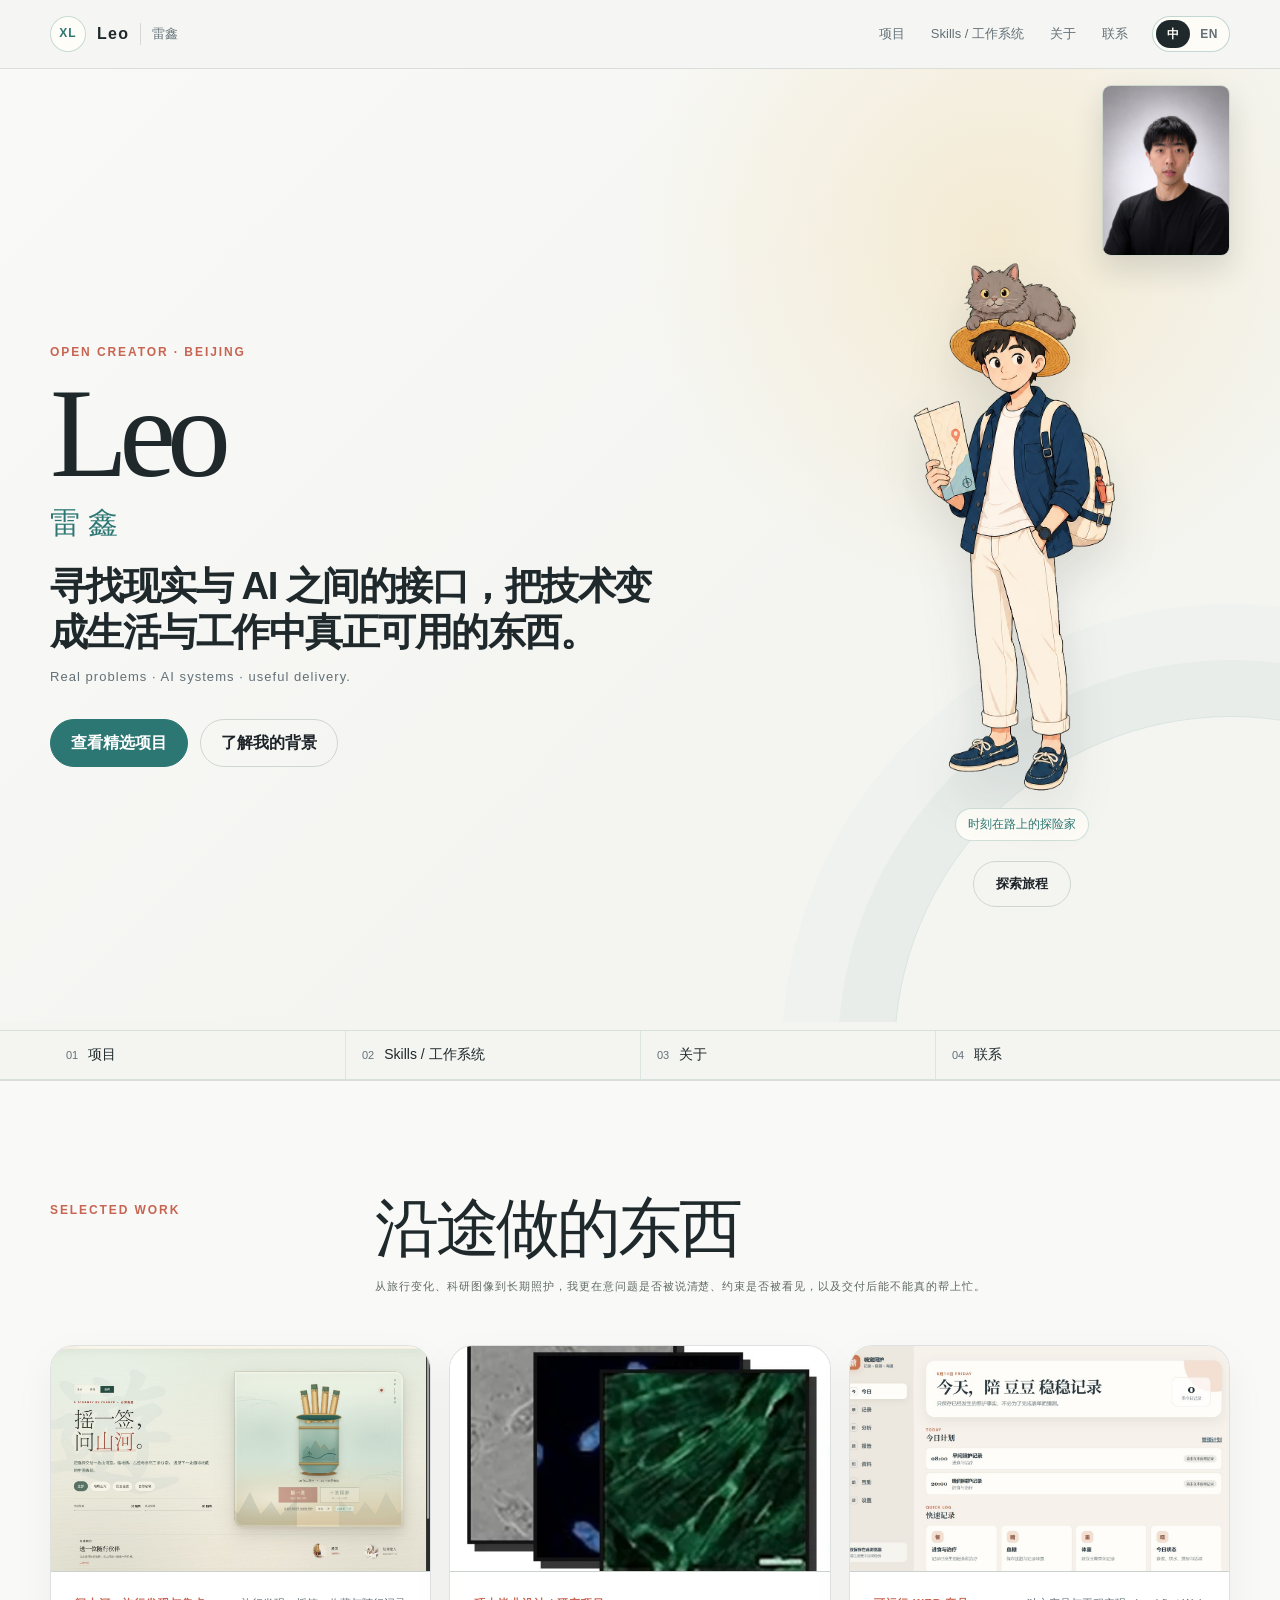
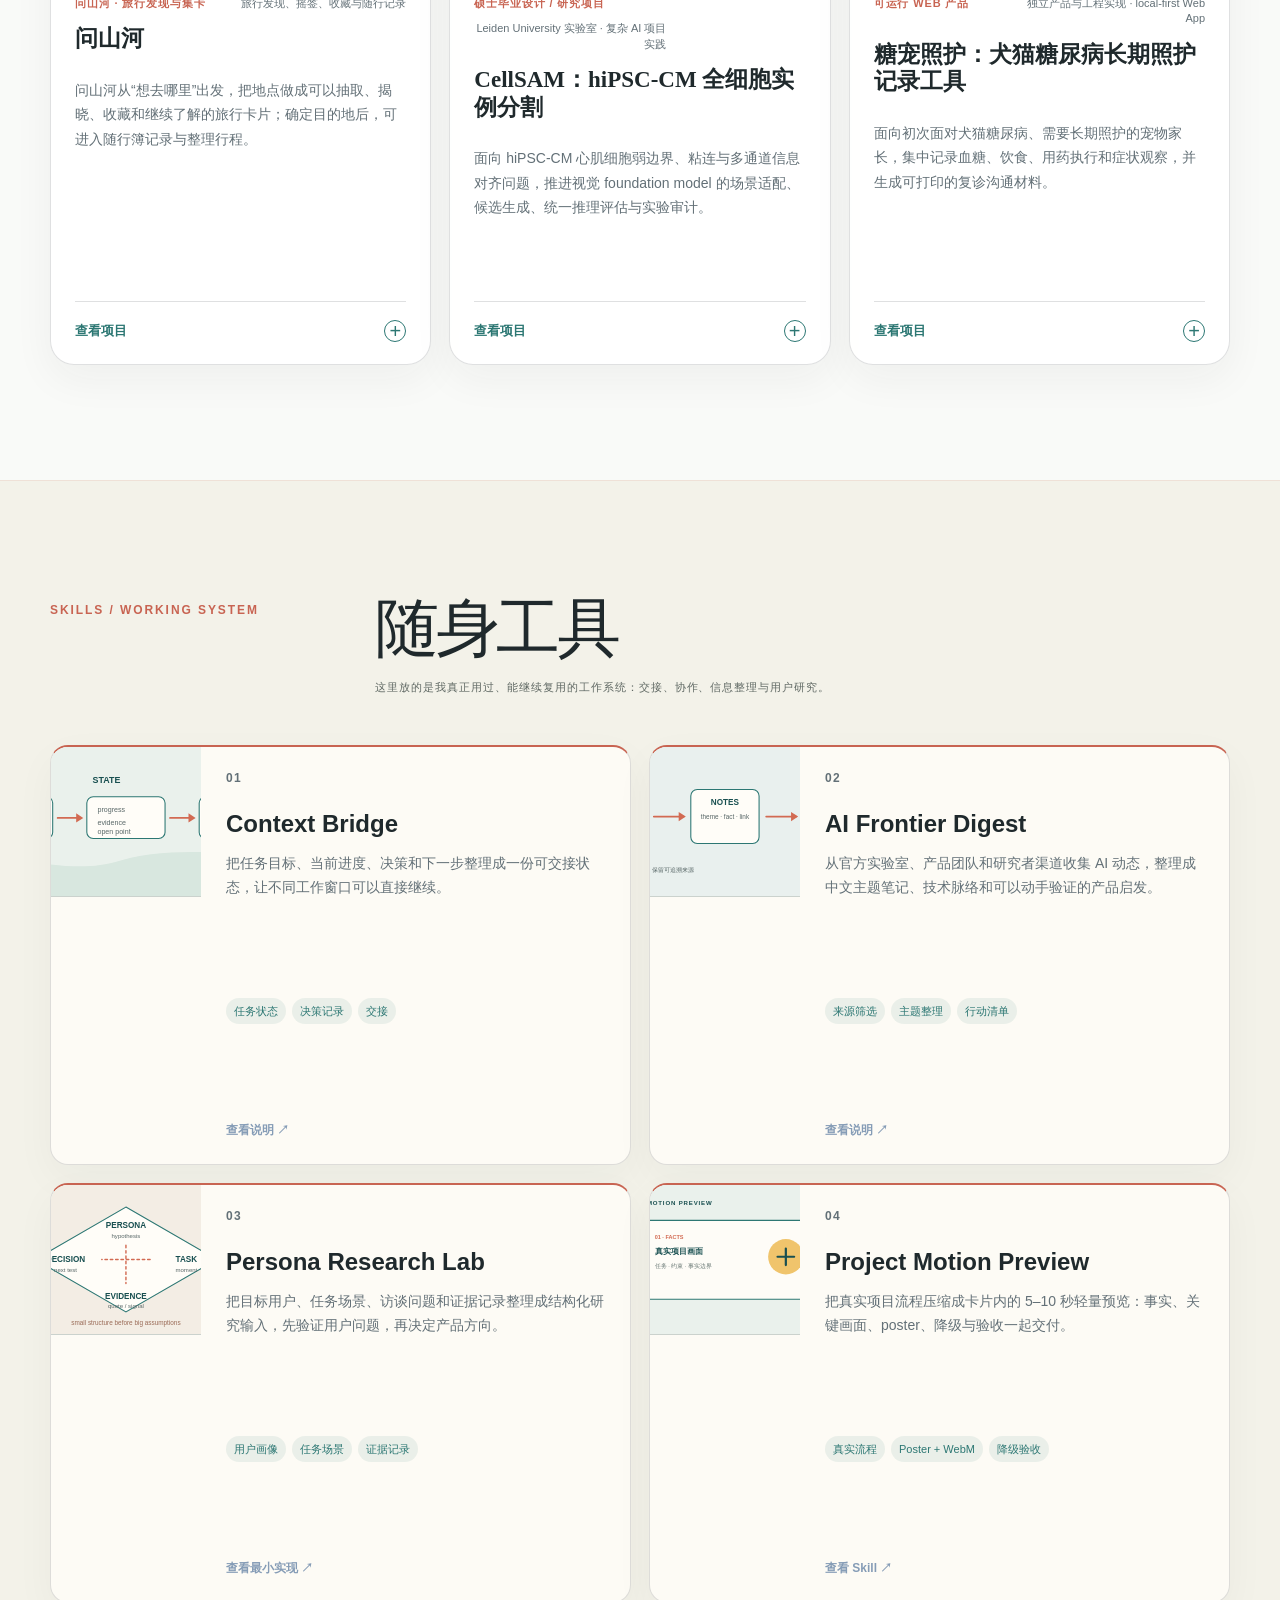
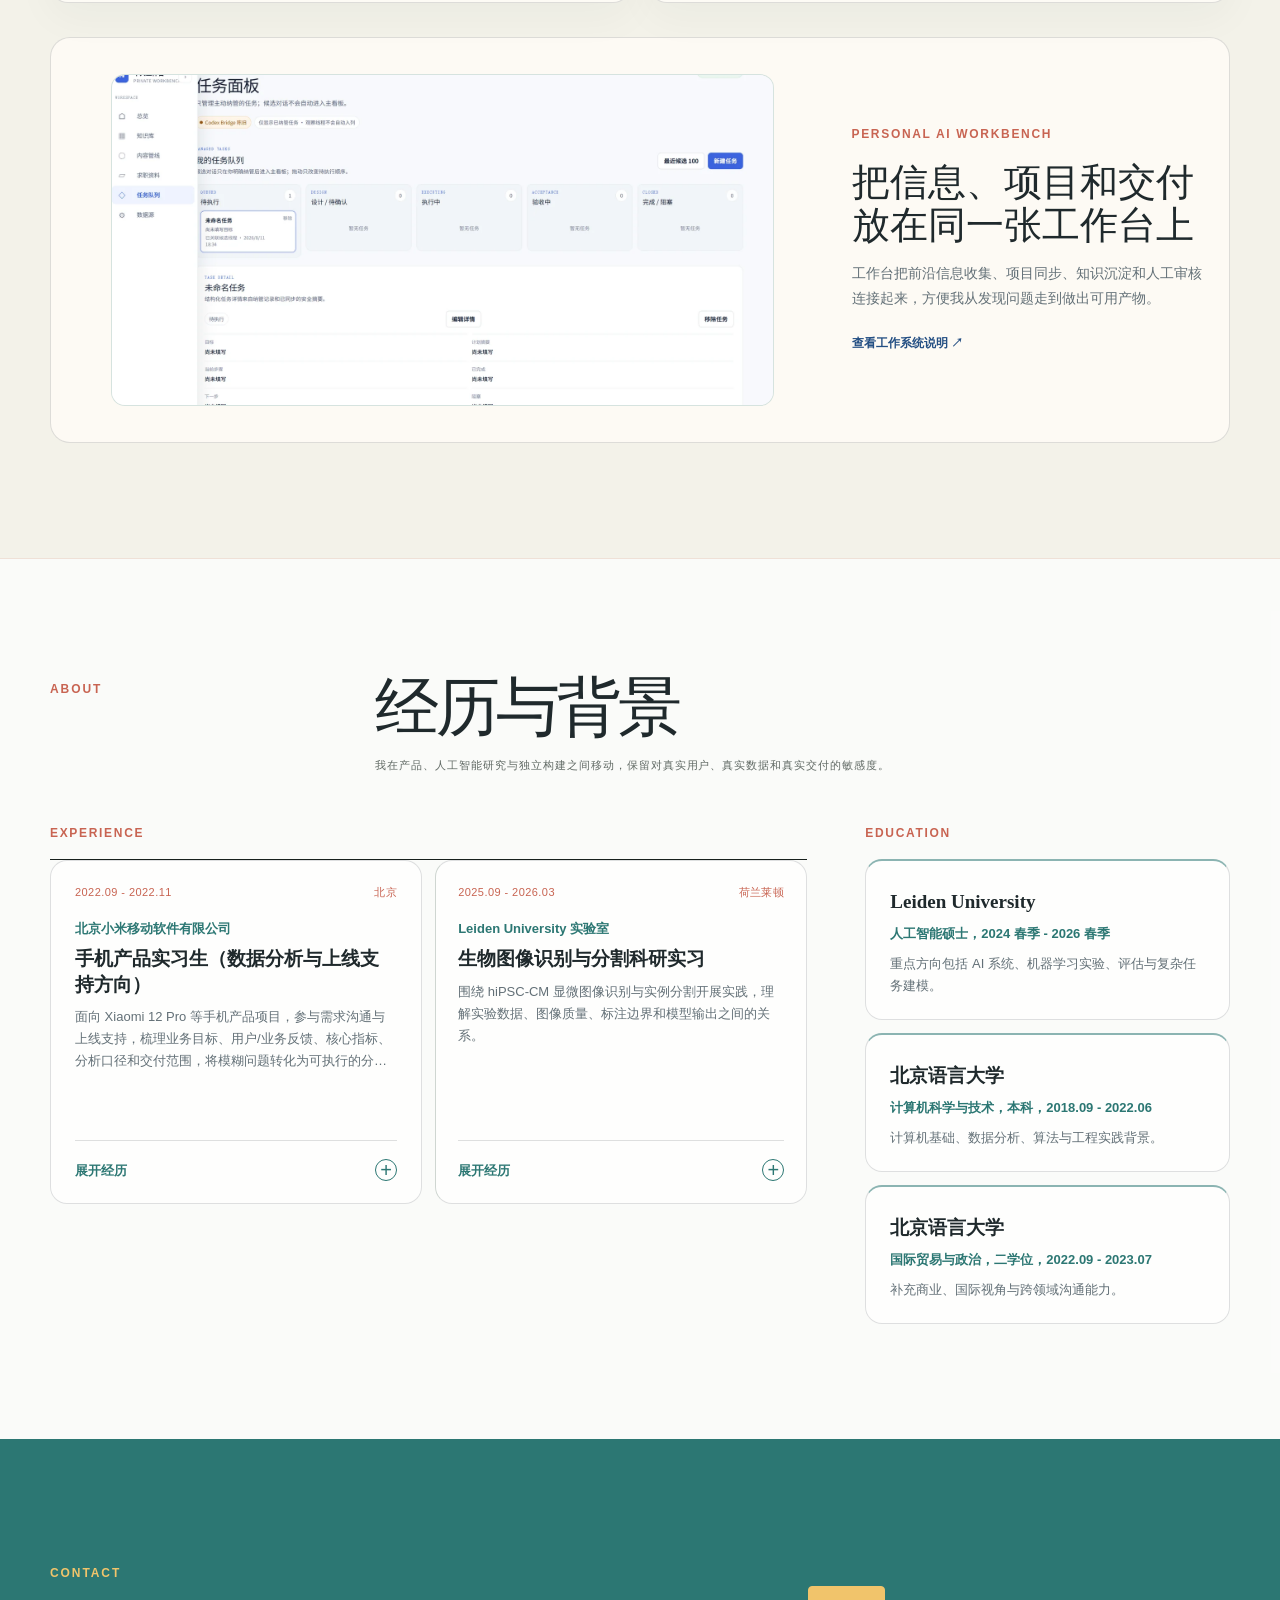
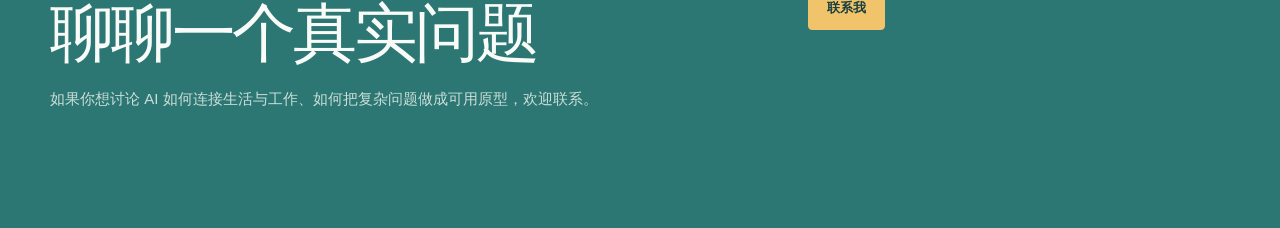
<file: index.html>
<!doctype html>
<html lang="zh-CN" data-language="zh">
  <head>
    <meta charset="utf-8">
    <meta name="viewport" content="width=device-width, initial-scale=1">
    <title>Leo｜把想法做成可使用的东西</title>
    <meta name="description" content="雷鑫的个人网站：关注 AI 如何进入真实生活、工作与研究现场，把模糊问题做成可使用的东西。">
    <link rel="canonical" href="https://xinlei99.com/">
    <meta property="og:type" content="website">
    <meta property="og:locale" content="zh_CN">
    <meta property="og:title" content="Leo｜把想法做成可使用的东西">
    <meta property="og:description" content="关注 AI 如何进入真实生活、工作与研究现场。代表项目：问山河、CellSAM 与糖宠照护。">
    <meta property="og:url" content="https://xinlei99.com/">
    <meta property="og:image" content="https://xinlei99.com/assets/og-card.png">
    <meta property="og:image:width" content="1200">
    <meta property="og:image:height" content="630">
    <meta property="og:image:alt" content="雷鑫的个人网站，展示问山河、CellSAM 与糖宠照护项目">
    <meta name="twitter:card" content="summary_large_image">
    <link rel="icon" type="image/png" sizes="32x32" href="assets/favicon-32.png">
    <link rel="apple-touch-icon" href="assets/favicon-512.png">
    <link rel="stylesheet" href="assets/site.css?v=20260907-journey">
    <script type="application/ld+json">
      {
        "@context": "https://schema.org",
        "@type": "Person",
        "name": "雷鑫",
        "alternateName": "Xin Lei",
        "url": "https://xinlei99.com/",
        "image": "https://xinlei99.com/assets/profile.jpg",
        "email": "mailto:leixin.lx99@gmail.com",
        "sameAs": ["https://github.com/leoxin99"],
        "knowsAbout": ["AI systems", "product thinking", "computer vision", "agent-assisted workflows", "web delivery"]
      }
    </script>
  </head>
  <body class="home-page">
    <div class="site-shell">
      <header class="site-header">
        <div class="nav-wrap">
          <a class="brand" href="index.html" data-copy-aria="brandAria" aria-label="雷鑫的个人网站首页">
            <span class="brand-mark">XL</span>
            <span class="brand-name">Leo</span>
            <span class="brand-local" data-profile-name-corner>雷鑫</span>
          </a>
          <button class="nav-toggle" type="button" aria-label="打开导航" aria-expanded="false" aria-controls="site-navigation" data-nav-toggle>
            <span></span><span></span><span></span>
          </button>
          <nav class="nav-menu" id="site-navigation" aria-label="主导航" data-nav-menu data-open="false">
            <a href="#projects" data-copy="navProjects">项目</a>
            <a href="#system" data-copy="navSystem">Skills / 工作系统</a>
            <a href="#about" data-copy="navAbout">关于</a>
            <a href="#contact" data-copy="navContact">联系</a>
            <div class="language-segmented" role="group" aria-label="语言选择" data-language-control data-copy-aria="languageGroupLabel">
              <button type="button" data-language-option="zh" aria-pressed="true">中</button>
              <button type="button" data-language-option="en" aria-pressed="false">EN</button>
            </div>
          </nav>
        </div>
      </header>

      <main>
        <div class="portrait-dock" data-portrait-dock>
          <img src="assets/profile.jpg" alt="雷鑫个人照片" data-profile-avatar width="640" height="800" loading="eager" decoding="async">
        </div>
        <section class="hero-v4" aria-labelledby="hero-title">
          <div class="container">
            <div class="hero-v4-grid">
              <div class="hero-v4-copy">
                <p class="eyebrow" data-copy="heroEyebrow">OPEN CREATOR · BEIJING</p>
                <h1 id="hero-title"><span class="hero-name" data-profile-display-name>Leo</span><span class="hero-name-local" data-profile-name>雷鑫</span></h1>
                <p class="hero-v4-statement" data-profile-statement>寻找现实与 AI 之间的接口，把技术变成生活与工作中真正可用的东西。</p>
                <p class="hero-v4-english" data-profile-english>Real problems · AI systems · useful delivery.</p>
                <div class="hero-v4-actions">
                  <a class="button button-primary" href="#projects" data-copy="heroPrimary">查看精选项目</a>
                  <a class="button" href="#about" data-copy="heroSecondary">了解我的背景</a>
                </div>
              </div>

              <div class="hero-v4-visual" aria-label="原创卡通航海人物主视觉" data-orbital-root data-orbital-mode="solo" data-gaze-root>
                <div class="orbital" data-orbital>
                  <!-- 视线跟随：当前主图是角色与露露合成的一张透明 WebP，暂无独立头部/眼睛图层；
                       未来拆图后在 figure 内追加 data-gaze-layer="head" / "eyes" 图层，即可复用 --gaze-x/--gaze-y。 -->
                  <figure class="character-v4" data-orbital-solo data-gaze-layer="character">
                    <img src="assets/hero/character-lulu-v5.webp" alt="原创卡通航海人物手持地图，露露自然坐在旅行帽上" data-character-image width="1023" height="1537" fetchpriority="high" decoding="async">
                    <figcaption data-copy="heroCharacterCaption">时刻在路上的探险家</figcaption>
                  </figure>
                  <div class="orbital-journey" id="orbital-journey" data-orbital-journey role="group" aria-label="旅程锚点" hidden>
                    <div class="orbital-scenes is-loading" data-orbital-scenes aria-hidden="true"></div>
                    <div class="orbital-compass" data-orbital-compass aria-hidden="true"></div>
                    <div class="orbital-anchors" data-orbital-anchors role="group"></div>
                  </div>
                  <p class="orbital-status" data-orbital-status aria-live="polite"></p>
                  <div class="orbital-actions" data-orbital-actions>
                    <button class="button orbital-toggle" type="button" data-orbital-toggle aria-expanded="false" aria-controls="orbital-journey" data-copy="orbitalEnter">探索旅程</button>
                  </div>
                </div>
              </div>
            </div>
          </div>
        </section>

        <nav class="journey-nav" aria-label="页面旅程导航" data-copy-aria="journeyNavLabel" data-journey-nav>
          <div class="container">
            <div class="journey-nav-grid">
              <a class="journey-nav-link" href="#projects" data-journey-section="projects"><span class="journey-nav-index">01</span><span data-copy="navProjects">项目</span></a>
              <a class="journey-nav-link" href="#system" data-journey-section="system"><span class="journey-nav-index">02</span><span data-copy="navSystem">Skills / 工作系统</span></a>
              <a class="journey-nav-link" href="#about" data-journey-section="about"><span class="journey-nav-index">03</span><span data-copy="navAbout">关于</span></a>
              <a class="journey-nav-link" href="#contact" data-journey-section="contact"><span class="journey-nav-index">04</span><span data-copy="navContact">联系</span></a>
            </div>
          </div>
        </nav>

        <section class="section section-projects section-v4" id="projects">
          <div class="container">
            <div class="section-head section-head-v4">
              <p class="eyebrow" data-copy="projectsEyebrow">SELECTED WORK</p>
              <h2 data-copy="projectsTitle">沿途做的东西</h2>
              <p class="section-intro" data-copy="projectsIntro">从旅行变化、科研图像到长期照护，我更在意问题是否被说清楚、约束是否被看见，以及交付后能不能真的帮上忙。</p>
            </div>
            <div class="project-grid project-grid-featured" data-project-list data-category="featured"></div>
          </div>
        </section>

        <section class="section section-system section-v4" id="system">
          <div class="container">
            <div class="section-head section-head-v4">
              <p class="eyebrow" data-copy="systemEyebrow">SKILLS / WORKING SYSTEM</p>
              <h2 data-copy="systemTitle">随身工具</h2>
              <p class="section-intro" data-copy="systemIntro">这里放的是我真正用过、能继续复用的工作系统：交接、协作、信息整理与用户研究。</p>
            </div>
            <div class="skills-grid" data-skill-list></div>
            <div class="workbench-feature">
              <figure class="workbench-shot">
                <img src="assets/workbench-home.webp?v=20260814-taskboard" alt="个人工作台任务面板，展示待执行、设计、执行、验收与完成任务" loading="lazy" decoding="async" width="1600" height="800">
              </figure>
              <div class="workbench-copy">
                <p class="about-label" data-copy="workbenchLabel">Personal AI Workbench</p>
                <h3 data-copy="workbenchTitle">把信息、项目和交付放在同一张工作台上</h3>
                <p data-copy="workbenchBody">工作台把前沿信息收集、项目同步、知识沉淀和人工审核连接起来，方便我从发现问题走到做出可用产物。</p>
                <a class="text-link" href="https://github.com/leoxin99/ai-productivity-skills" target="_blank" rel="noopener noreferrer" data-copy="workbenchLink">查看工作系统说明 ↗</a>
              </div>
            </div>
          </div>
        </section>

        <section class="section section-about section-v4" id="about">
          <div class="container">
            <div class="section-head section-head-v4">
              <p class="eyebrow" data-copy="aboutEyebrow">ABOUT</p>
              <h2 data-copy="aboutTitle">经历与背景</h2>
              <p class="section-intro" data-copy="aboutIntro">我在产品、人工智能研究与独立构建之间移动，保留对真实用户、真实数据和真实交付的敏感度。</p>
            </div>
            <div class="about-layout-v4">
              <div class="about-column-v4">
                <p class="about-label" data-copy="experienceLabel">Experience</p>
                <div class="experience-grid" data-experience-list></div>
              </div>
              <div class="about-column-v4">
                <p class="about-label" data-copy="educationLabel">Education</p>
                <div class="education-grid" data-education-list></div>
              </div>
            </div>
          </div>
        </section>

        <section class="contact-band contact-band-v4" id="contact">
          <div class="container contact-grid">
            <div>
              <p class="eyebrow">CONTACT</p>
              <h2 data-copy="contactTitle">聊聊一个真实问题</h2>
              <p data-copy="contactBody">如果你想讨论 AI 如何连接生活与工作、如何把复杂问题做成可用原型，欢迎联系。</p>
            </div>
            <div class="contact-action">
              <button class="button button-primary contact-trigger" type="button" data-contact-open data-copy="contactOpen">联系我</button>
              <p class="contact-status" data-contact-status aria-live="polite"></p>
            </div>
          </div>
        </section>

        <dialog class="contact-dialog" data-contact-dialog aria-labelledby="contact-dialog-title">
          <div class="contact-dialog-header">
            <div>
              <p class="eyebrow" data-copy="contactDialogEyebrow">CONTACT</p>
              <h2 id="contact-dialog-title" data-copy="contactDialogTitle">联系我</h2>
            </div>
            <button class="dialog-close" type="button" data-contact-close data-copy-aria="dialogCloseLabel" aria-label="关闭联系弹层">×</button>
          </div>
          <div class="contact-dialog-body" data-contact-items></div>
          <p class="contact-dialog-status" data-contact-dialog-status aria-live="polite"></p>
        </dialog>
      </main>
    </div>
    <script src="assets/config.js"></script>
    <script src="assets/content.js?v=20260907-journey"></script>
    <script src="assets/site.js?v=20260907-journey"></script>
  </body>
</html>
</file>
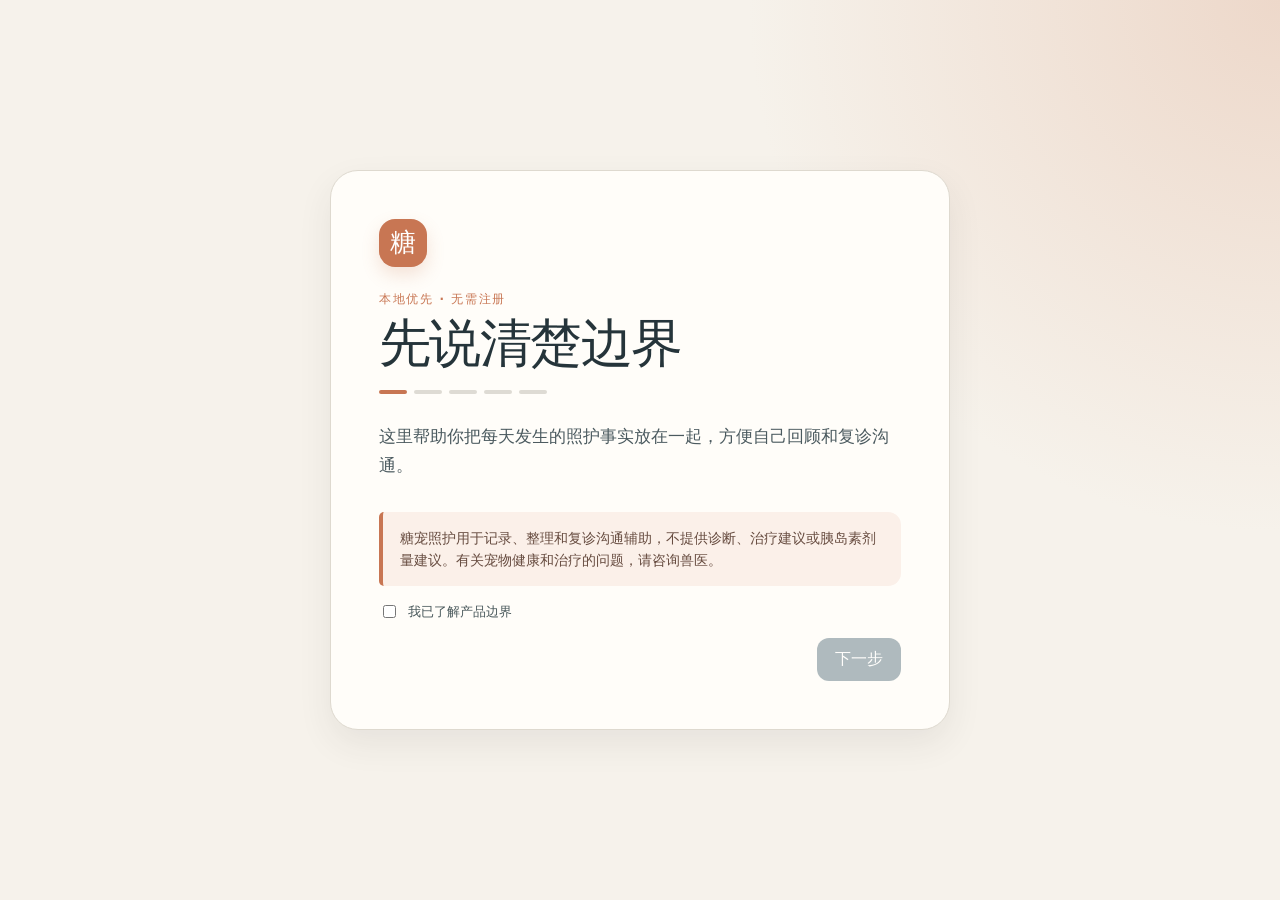
<file: pet-diabetes-care-log/index.html>
<!doctype html>
<html lang="zh-CN">
  <head>
    <meta charset="UTF-8" />
    <meta name="viewport" content="width=device-width, initial-scale=1.0" />
    <meta name="theme-color" content="#f6f2eb" />
    <meta name="description" content="糖宠照护：宠物糖尿病长期记录与复诊沟通辅助工具" />
    <title>糖宠照护</title>
    <script type="module" crossorigin src="./assets/index-BHcfDSrA.js"></script>
    <link rel="stylesheet" crossorigin href="./assets/index-BQgPeCeF.css">
  </head>
  <body>
    <div id="root"></div>
  </body>
</html>
</file>
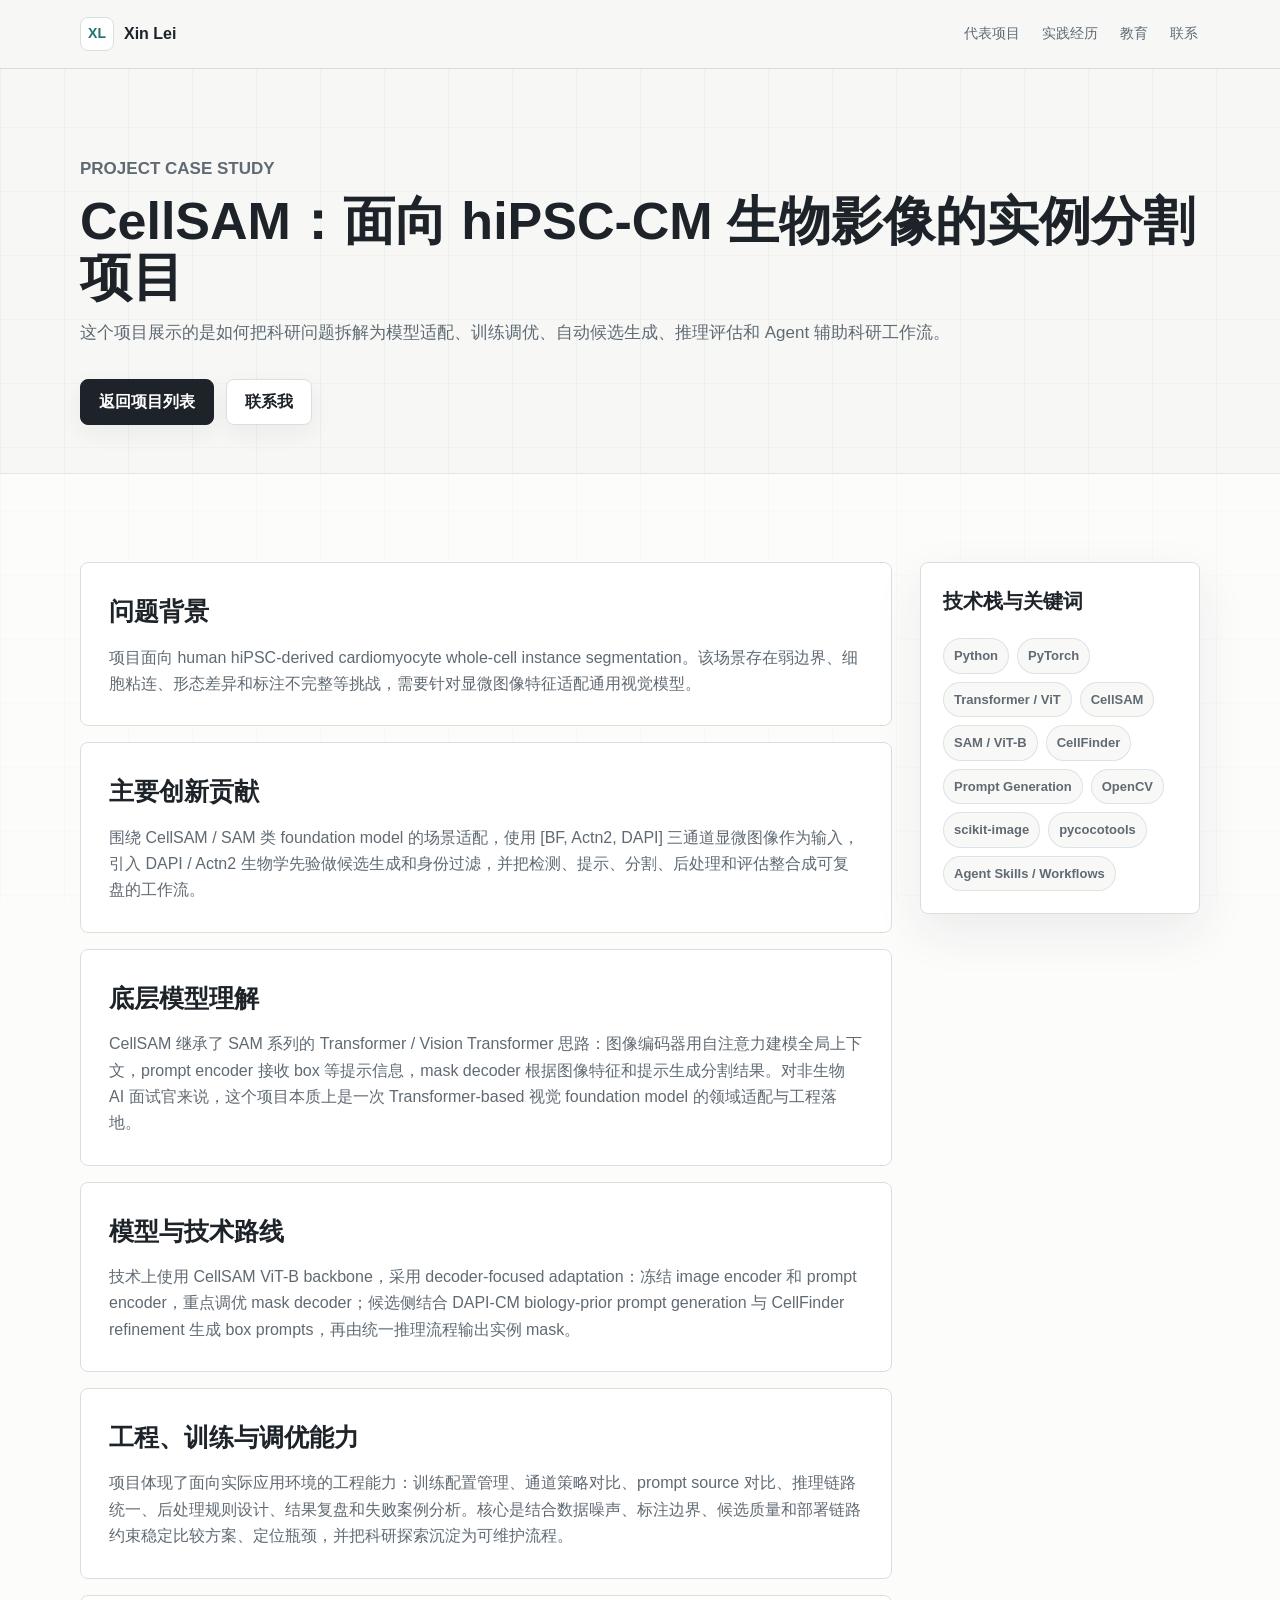
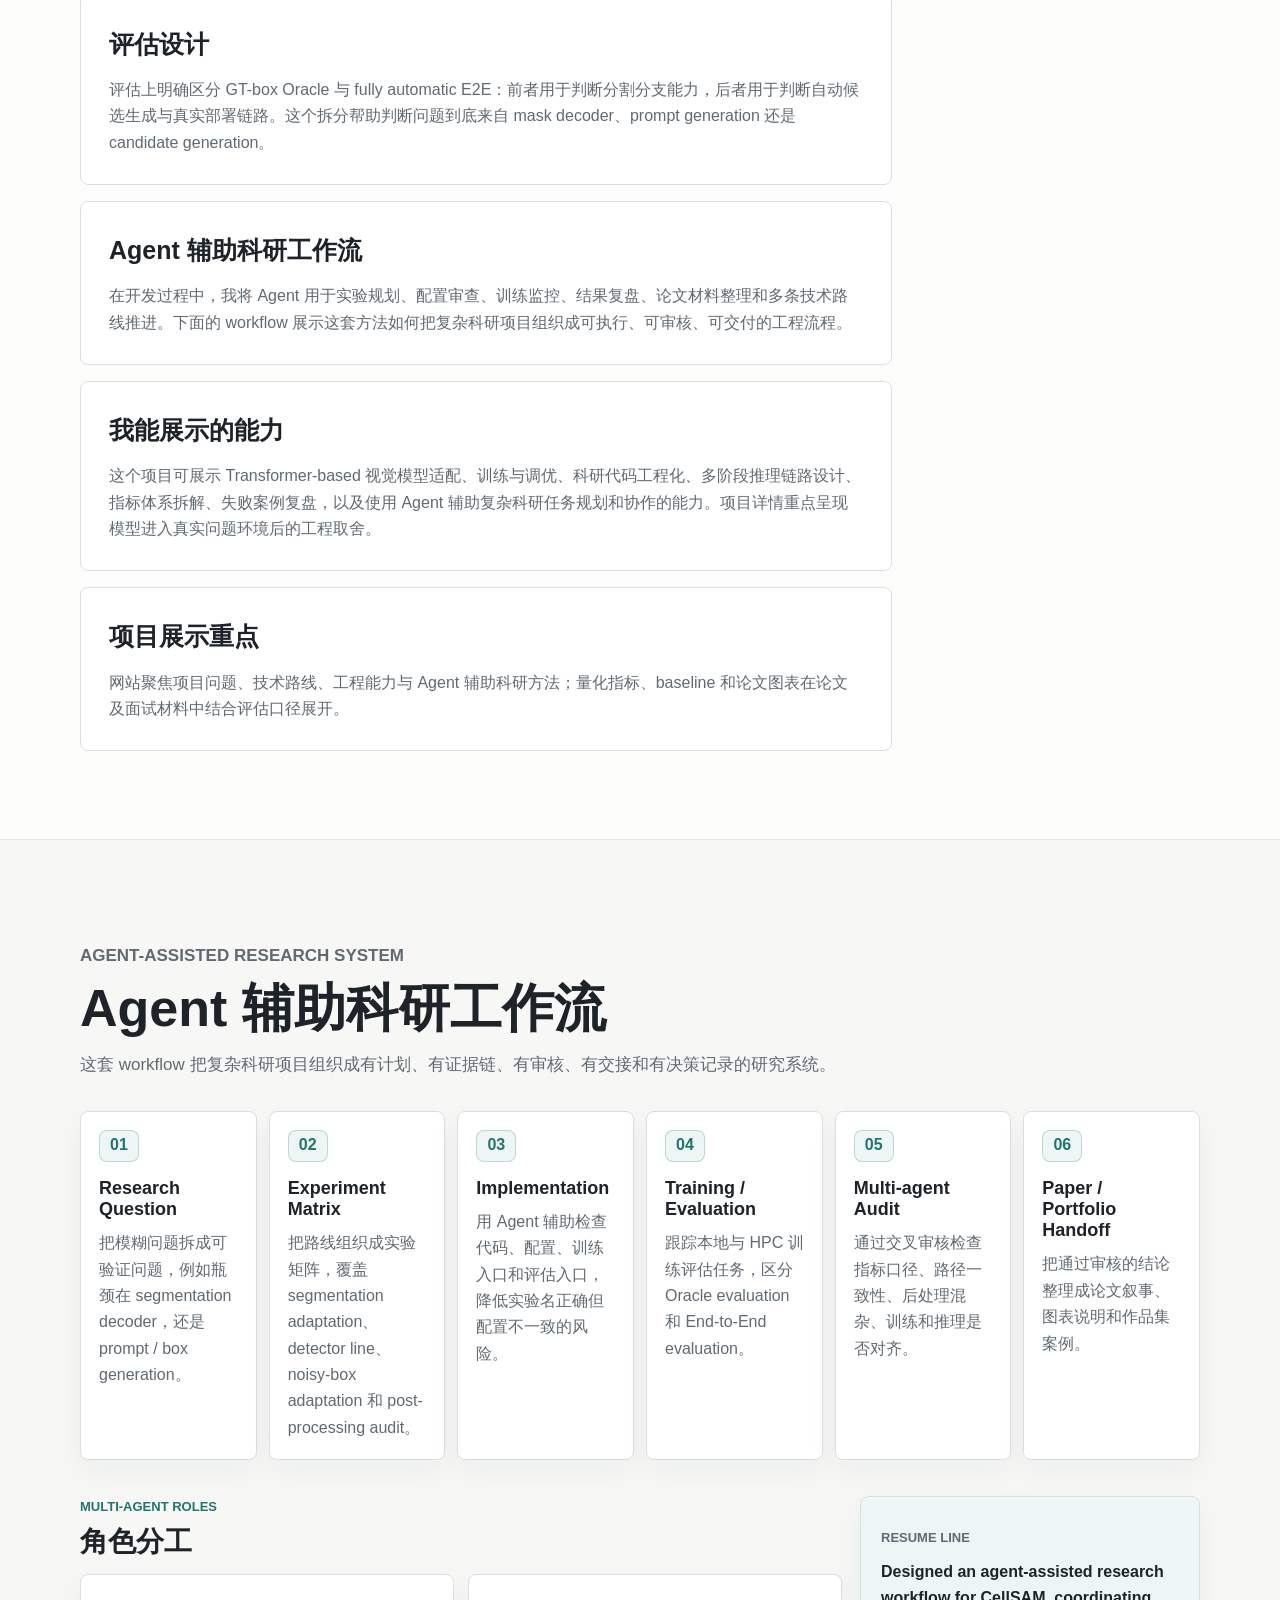
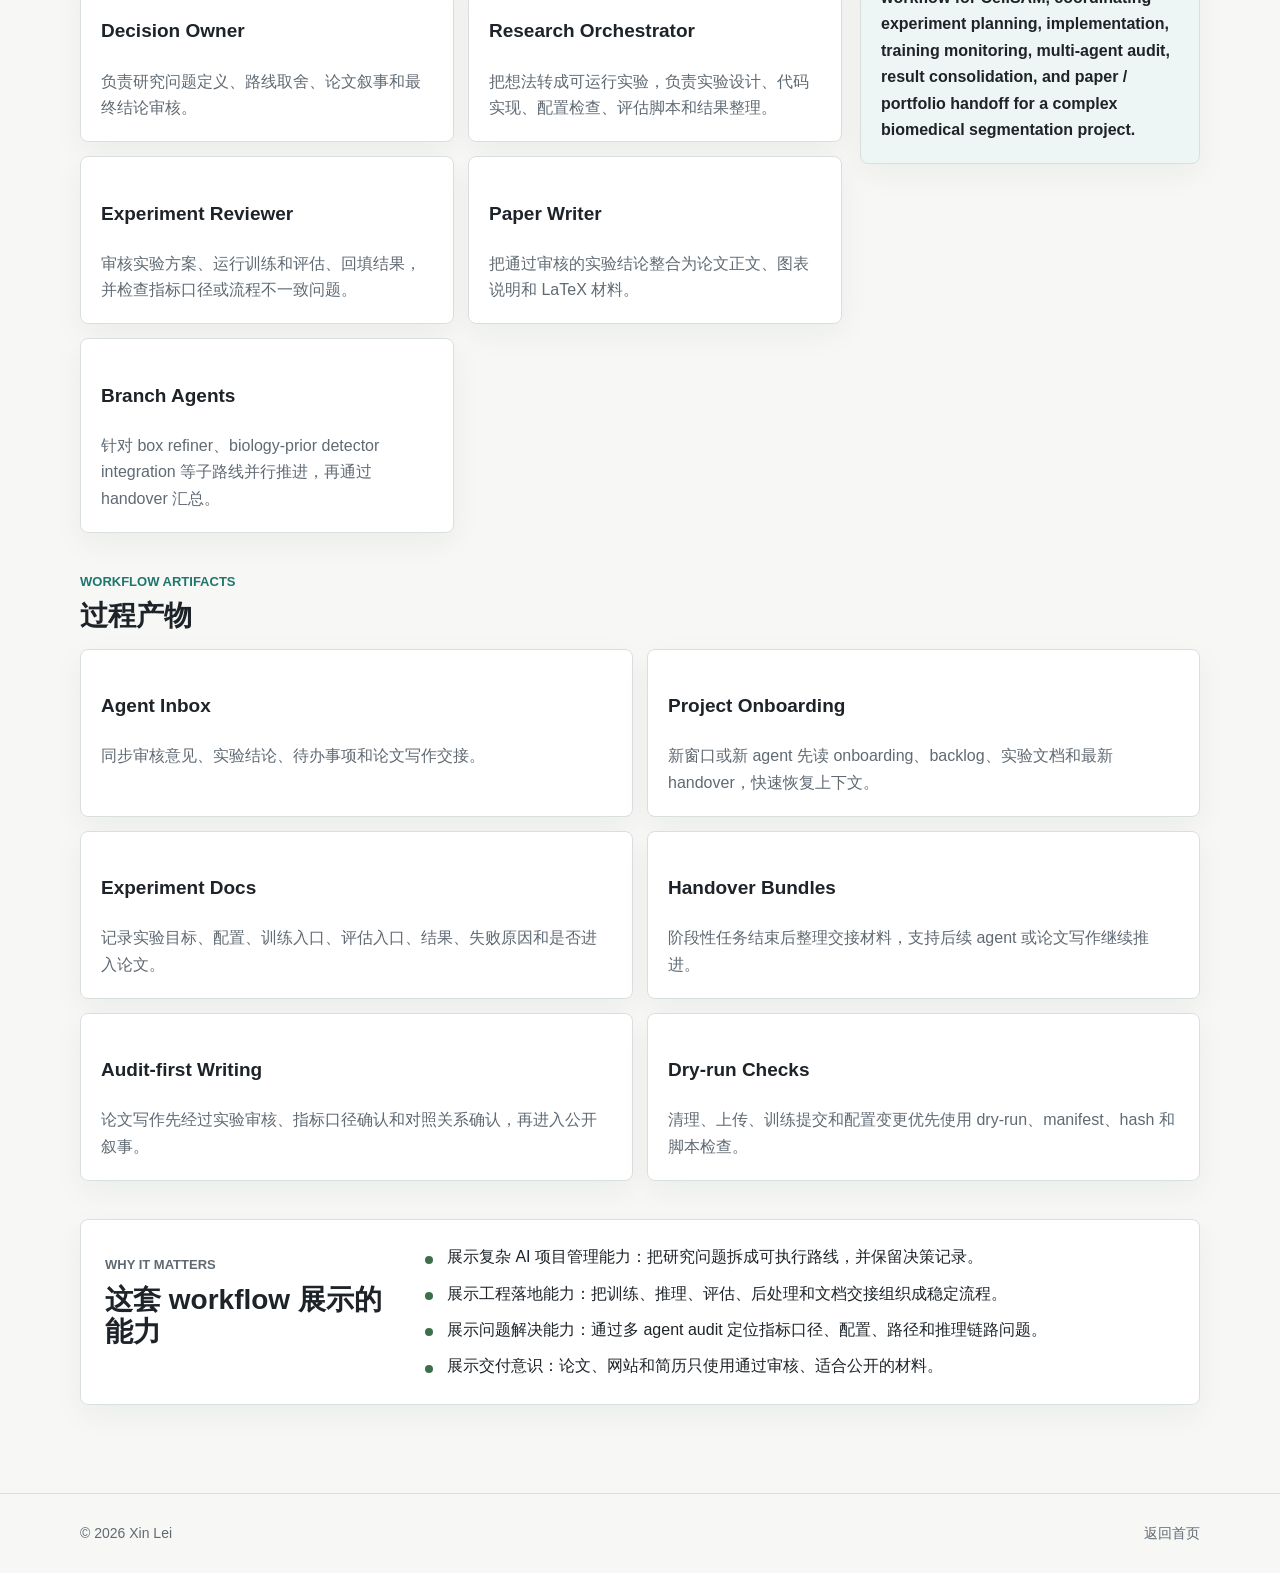
<file: cellsam.html>
<!doctype html>
<html lang="zh-CN">
  <head>
    <meta charset="utf-8">
    <meta name="viewport" content="width=device-width, initial-scale=1">
    <title>CellSAM 项目详情 | Xin Lei / 雷鑫</title>
    <meta
      name="description"
      content="CellSAM 项目详情：展示面向 hiPSC-CM 全细胞实例分割的问题拆解、候选生成、统一评估与 Agent 辅助科研工作流。"
    >
    <link rel="canonical" href="https://xinlei99.com/cellsam.html">
    <meta property="og:type" content="article">
    <meta property="og:locale" content="zh_CN">
    <meta property="og:title" content="CellSAM 项目详情｜雷鑫">
    <meta property="og:description" content="从显微图像、候选生成、CellSAM 分割到 Oracle/E2E 评估和 Agent 审计。">
    <meta property="og:url" content="https://xinlei99.com/cellsam.html">
    <meta property="og:image" content="https://xinlei99.com/assets/og-card.png">
    <meta name="twitter:card" content="summary_large_image">
    <link rel="icon" type="image/png" sizes="32x32" href="assets/favicon-32.png">
    <link rel="apple-touch-icon" href="assets/favicon-512.png">
    <link rel="stylesheet" href="assets/site.css">
  </head>
  <body>
    <div class="site-shell">
      <header class="site-header">
        <div class="nav-wrap">
          <a class="brand" href="index.html" aria-label="Back to homepage">
            <span class="brand-mark">XL</span>
            <span>Xin Lei</span>
          </a>
          <button class="nav-toggle" type="button" aria-label="打开导航" aria-expanded="false" aria-controls="site-navigation" data-nav-toggle>
            <span></span>
            <span></span>
            <span></span>
          </button>
          <nav class="nav-menu" id="site-navigation" aria-label="主导航" data-nav-menu data-open="false">
            <a href="index.html#projects">代表项目</a>
            <a href="index.html#experience">实践经历</a>
            <a href="index.html#education">教育</a>
            <a href="index.html#contact">联系</a>
          </nav>
        </div>
      </header>

      <main>
        <section class="detail-hero">
          <div class="container">
            <p class="eyebrow">Project Case Study</p>
            <h1 data-cellsam-title>CellSAM：面向 hiPSC-CM 生物影像的实例分割项目</h1>
            <p data-cellsam-intro>
              这个项目展示的是如何把科研问题拆解为模型适配、训练调优、自动候选生成、推理评估和 Agent 辅助科研工作流。
            </p>
            <div class="detail-actions">
              <a class="button button-primary" href="index.html#projects">返回项目列表</a>
              <a class="button" href="index.html#contact">联系我</a>
            </div>
          </div>
        </section>

        <section class="section section-alt">
          <div class="container detail-shell">
            <div class="detail-sections" data-cellsam-sections></div>
            <aside class="detail-aside">
              <h2>技术栈与关键词</h2>
              <div data-cellsam-stack></div>
            </aside>
          </div>
        </section>

        <section class="section" id="agent-workflow">
          <div class="container">
            <div class="section-head">
              <p class="eyebrow" data-cellsam-agent-eyebrow>Agent-assisted Research System</p>
              <h2 data-cellsam-agent-title>Agent 辅助科研工作流</h2>
              <p data-cellsam-agent-summary></p>
            </div>

            <div class="workflow-strip" data-cellsam-workflow></div>

            <div class="agent-system-layout">
              <div>
                <div class="section-mini-head">
                  <p class="eyebrow">Multi-agent Roles</p>
                  <h3>角色分工</h3>
                </div>
                <div class="agent-role-grid" data-cellsam-agent-roles></div>
              </div>

              <aside class="resume-callout">
                <p class="eyebrow">Resume Line</p>
                <p data-cellsam-agent-resume></p>
              </aside>
            </div>

            <div class="artifact-block">
              <div class="section-mini-head">
                <p class="eyebrow">Workflow Artifacts</p>
                <h3>过程产物</h3>
              </div>
              <div class="artifact-grid" data-cellsam-artifacts></div>
            </div>

            <div class="why-panel">
              <div>
                <p class="eyebrow">Why It Matters</p>
                <h3>这套 workflow 展示的能力</h3>
              </div>
              <ul class="check-list" data-cellsam-why></ul>
            </div>
          </div>
        </section>
      </main>

      <footer class="site-footer">
        <div class="container">
          <span>© 2026 Xin Lei</span>
          <a href="index.html">返回首页</a>
        </div>
      </footer>
    </div>

    <script src="assets/config.js"></script>
    <script src="assets/content.js"></script>
    <script src="assets/site.js"></script>
  </body>
</html>
</file>
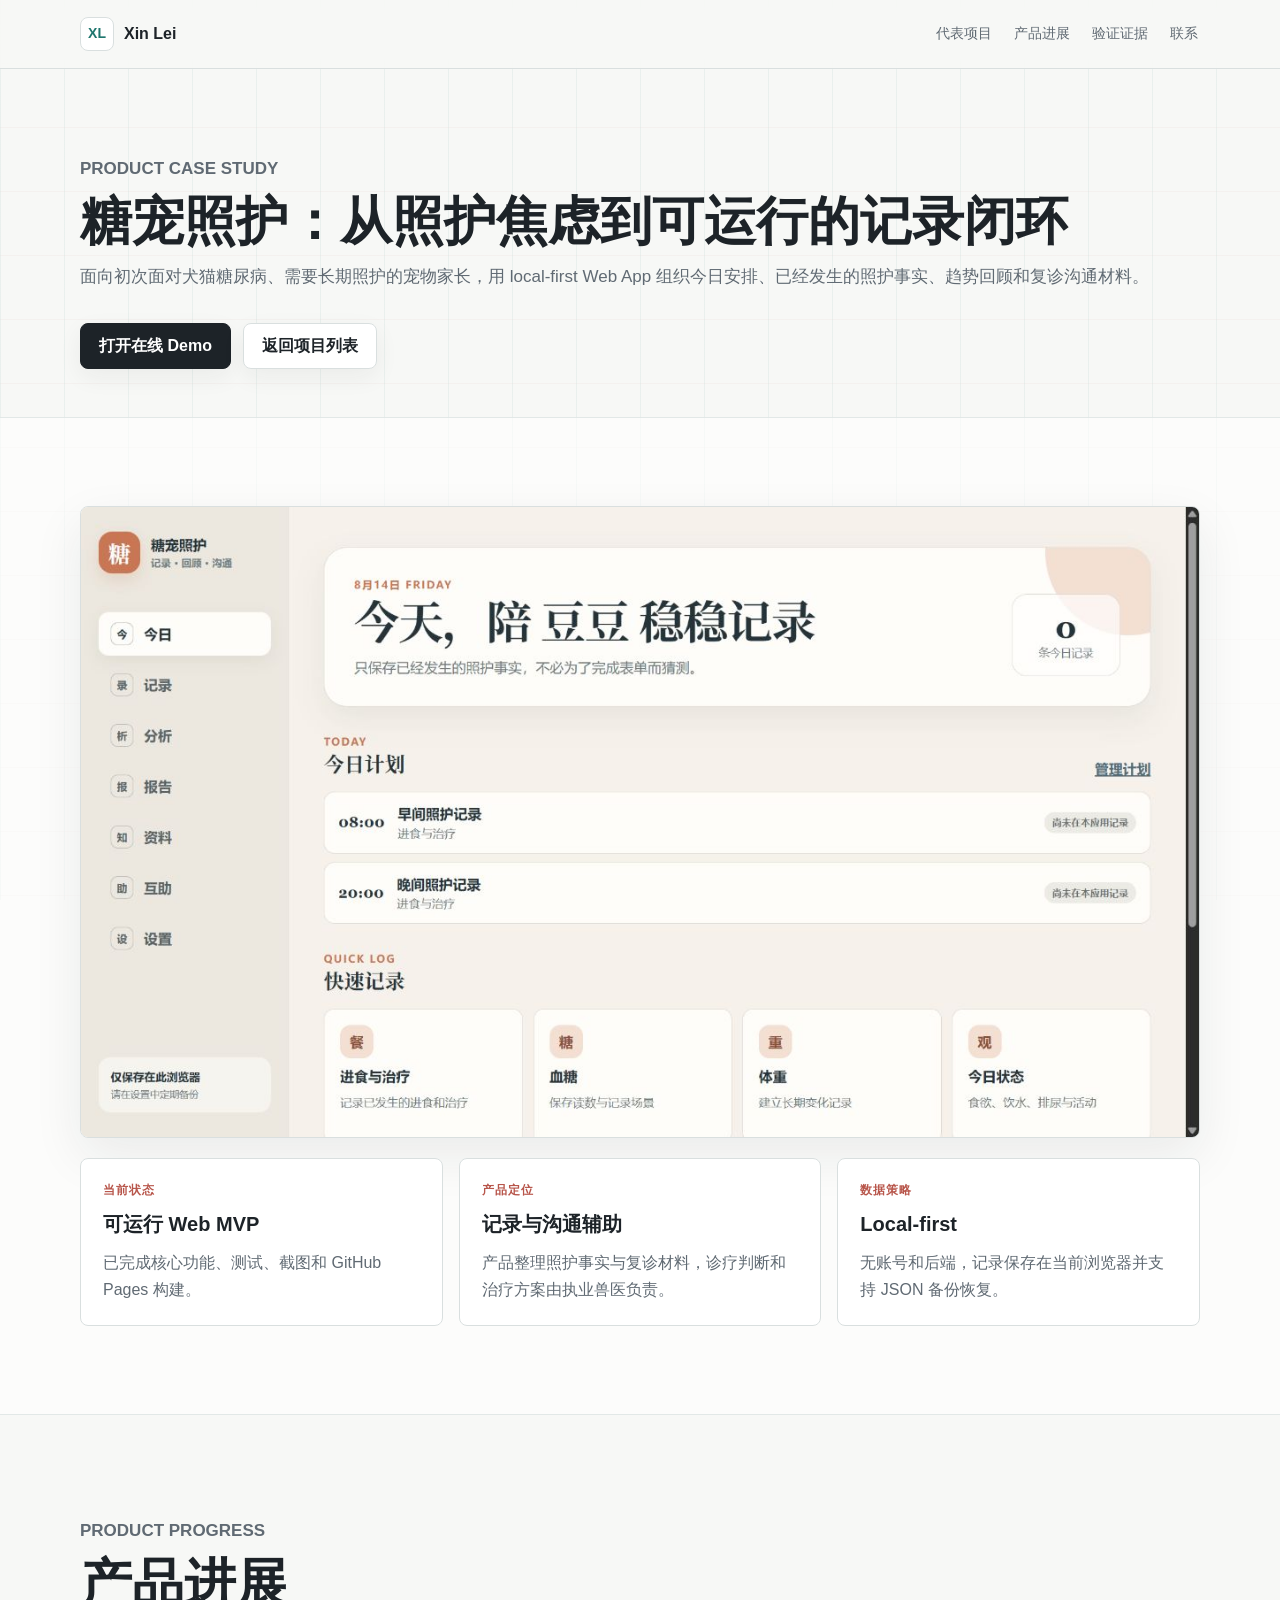
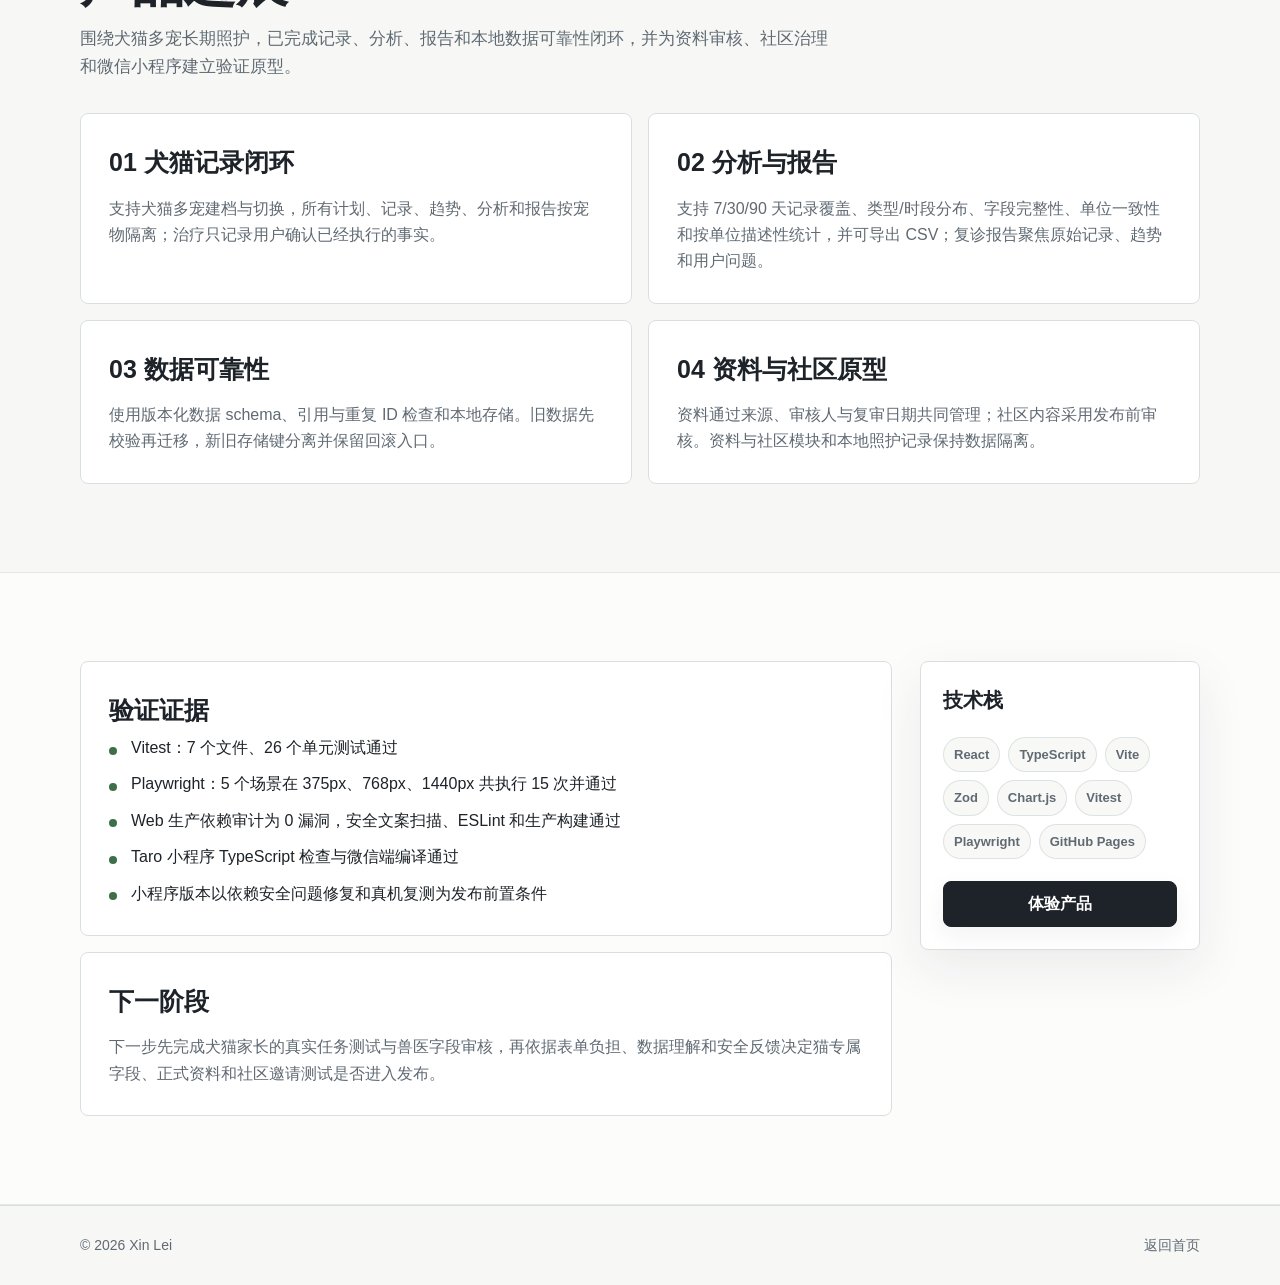
<file: pet-diabetes.html>
<!doctype html>
<html lang="zh-CN">
  <head>
    <meta charset="utf-8">
    <meta name="viewport" content="width=device-width, initial-scale=1">
    <title>糖宠照护 | 产品案例 | Xin Lei / 雷鑫</title>
    <meta name="description" content="糖宠照护产品案例：面向初次照护糖尿病犬猫的家长，提供本地记录、数据分析、复诊报告与明确的安全边界。">
    <link rel="canonical" href="https://xinlei99.com/pet-diabetes.html">
    <meta property="og:type" content="article">
    <meta property="og:locale" content="zh_CN">
    <meta property="og:title" content="糖宠照护 Web MVP｜雷鑫">
    <meta property="og:description" content="从用户问题、产品边界到 local-first Web MVP、自动测试和复诊报告。">
    <meta property="og:url" content="https://xinlei99.com/pet-diabetes.html">
    <meta property="og:image" content="https://xinlei99.com/assets/pet-diabetes-preview.png">
    <meta name="twitter:card" content="summary_large_image">
    <link rel="icon" type="image/png" sizes="32x32" href="assets/favicon-32.png">
    <link rel="apple-touch-icon" href="assets/favicon-512.png">
    <link rel="stylesheet" href="assets/site.css">
  </head>
  <body>
    <div class="site-shell">
      <header class="site-header">
        <div class="nav-wrap">
          <a class="brand" href="index.html" aria-label="返回作品集首页"><span class="brand-mark">XL</span><span>Xin Lei</span></a>
          <button class="nav-toggle" type="button" aria-label="打开导航" aria-expanded="false" aria-controls="site-navigation" data-nav-toggle><span></span><span></span><span></span></button>
          <nav class="nav-menu" id="site-navigation" aria-label="主导航" data-nav-menu data-open="false">
            <a href="index.html#projects">代表项目</a>
            <a href="#progress">产品进展</a>
            <a href="#validation">验证证据</a>
            <a href="index.html#contact">联系</a>
          </nav>
        </div>
      </header>

      <main>
        <section class="detail-hero">
          <div class="container">
            <p class="eyebrow">Product Case Study</p>
            <h1>糖宠照护：从照护焦虑到可运行的记录闭环</h1>
            <p>面向初次面对犬猫糖尿病、需要长期照护的宠物家长，用 local-first Web App 组织今日安排、已经发生的照护事实、趋势回顾和复诊沟通材料。</p>
            <div class="detail-actions">
              <a class="button button-primary" href="pet-diabetes-care-log/index.html">打开在线 Demo</a>
              <a class="button" href="index.html#projects">返回项目列表</a>
            </div>
          </div>
        </section>

        <section class="section section-alt">
          <div class="container">
            <figure class="case-preview"><img src="assets/pet-diabetes-preview.png" alt="糖宠照护桌面端今日页"></figure>
            <div class="case-facts">
              <article><span>当前状态</span><strong>可运行 Web MVP</strong><p>已完成核心功能、测试、截图和 GitHub Pages 构建。</p></article>
              <article><span>产品定位</span><strong>记录与沟通辅助</strong><p>产品整理照护事实与复诊材料，诊疗判断和治疗方案由执业兽医负责。</p></article>
              <article><span>数据策略</span><strong>Local-first</strong><p>无账号和后端，记录保存在当前浏览器并支持 JSON 备份恢复。</p></article>
            </div>
          </div>
        </section>

        <section class="section" id="progress">
          <div class="container">
            <div class="section-head"><p class="eyebrow">Product Progress</p><h2>产品进展</h2><p>围绕犬猫多宠长期照护，已完成记录、分析、报告和本地数据可靠性闭环，并为资料审核、社区治理和微信小程序建立验证原型。</p></div>
            <div class="progress-grid">
              <article class="detail-section"><h2>01 犬猫记录闭环</h2><p>支持犬猫多宠建档与切换，所有计划、记录、趋势、分析和报告按宠物隔离；治疗只记录用户确认已经执行的事实。</p></article>
              <article class="detail-section"><h2>02 分析与报告</h2><p>支持 7/30/90 天记录覆盖、类型/时段分布、字段完整性、单位一致性和按单位描述性统计，并可导出 CSV；复诊报告聚焦原始记录、趋势和用户问题。</p></article>
              <article class="detail-section"><h2>03 数据可靠性</h2><p>使用版本化数据 schema、引用与重复 ID 检查和本地存储。旧数据先校验再迁移，新旧存储键分离并保留回滚入口。</p></article>
              <article class="detail-section"><h2>04 资料与社区原型</h2><p>资料通过来源、审核人与复审日期共同管理；社区内容采用发布前审核。资料与社区模块和本地照护记录保持数据隔离。</p></article>
            </div>
          </div>
        </section>

        <section class="section section-alt" id="validation">
          <div class="container detail-shell">
            <div class="detail-sections">
              <article class="detail-section"><h2>验证证据</h2><ul class="check-list"><li>Vitest：7 个文件、26 个单元测试通过</li><li>Playwright：5 个场景在 375px、768px、1440px 共执行 15 次并通过</li><li>Web 生产依赖审计为 0 漏洞，安全文案扫描、ESLint 和生产构建通过</li><li>Taro 小程序 TypeScript 检查与微信端编译通过</li><li>小程序版本以依赖安全问题修复和真机复测为发布前置条件</li></ul></article>
              <article class="detail-section"><h2>下一阶段</h2><p>下一步先完成犬猫家长的真实任务测试与兽医字段审核，再依据表单负担、数据理解和安全反馈决定猫专属字段、正式资料和社区邀请测试是否进入发布。</p></article>
            </div>
            <aside class="detail-aside"><h2>技术栈</h2><ul class="tag-list"><li>React</li><li>TypeScript</li><li>Vite</li><li>Zod</li><li>Chart.js</li><li>Vitest</li><li>Playwright</li><li>GitHub Pages</li></ul><a class="button button-primary case-cta" href="pet-diabetes-care-log/index.html">体验产品</a></aside>
          </div>
        </section>
      </main>

      <footer class="site-footer"><div class="container"><span>© 2026 Xin Lei</span><a href="index.html">返回首页</a></div></footer>
    </div>
    <script src="assets/config.js"></script>
    <script src="assets/content.js"></script>
    <script src="assets/site.js"></script>
  </body>
</html>
</file>
<file: assets/site.css>
:root {
  color-scheme: light;
  --paper: #f7f8f6;
  --surface: #ffffff;
  --ink: #1d2328;
  --muted: #606a73;
  --line: #d9dfdf;
  --teal: #1f766e;
  --coral: #b8564b;
  --plum: #5d4a66;
  --green: #3d6f49;
  --shadow: 0 18px 50px rgba(29, 35, 40, 0.08);
}

* {
  box-sizing: border-box;
}

html {
  scroll-behavior: smooth;
}

body {
  margin: 0;
  background: var(--paper);
  color: var(--ink);
  font-family: Inter, "Segoe UI", "PingFang SC", "Microsoft YaHei", Arial, sans-serif;
  font-size: 16px;
  line-height: 1.65;
}

body::before {
  content: "";
  position: fixed;
  inset: 0;
  z-index: -1;
  pointer-events: none;
  background:
    linear-gradient(90deg, rgba(31, 118, 110, 0.06) 1px, transparent 1px),
    linear-gradient(0deg, rgba(184, 86, 75, 0.04) 1px, transparent 1px);
  background-size: 64px 64px;
}

a {
  color: inherit;
  text-decoration: none;
}

:focus-visible {
  outline: 3px solid #ef9f55;
  outline-offset: 4px;
}

img {
  display: block;
  max-width: 100%;
}

p,
h1,
h2,
h3 {
  margin: 0;
}

ul {
  margin: 0;
  padding: 0;
}

.site-shell {
  min-height: 100vh;
}

.site-header {
  position: sticky;
  top: 0;
  z-index: 20;
  background: rgba(247, 248, 246, 0.92);
  border-bottom: 1px solid var(--line);
  backdrop-filter: blur(14px);
}

.nav-wrap {
  width: min(1120px, calc(100% - 32px));
  min-height: 68px;
  margin: 0 auto;
  display: flex;
  align-items: center;
  justify-content: space-between;
  gap: 24px;
}

.brand {
  display: inline-flex;
  align-items: center;
  gap: 10px;
  font-weight: 800;
  letter-spacing: 0;
}

.brand-mark {
  width: 34px;
  height: 34px;
  display: grid;
  place-items: center;
  border: 1px solid var(--line);
  background: var(--surface);
  color: var(--teal);
  border-radius: 8px;
  font-size: 14px;
}

.nav-menu {
  display: flex;
  align-items: center;
  gap: 18px;
  color: var(--muted);
  font-size: 14px;
}

.nav-menu a {
  padding: 10px 2px;
}

.nav-menu a:hover {
  color: var(--ink);
}

.nav-toggle {
  display: none;
  width: 42px;
  height: 42px;
  border: 1px solid var(--line);
  border-radius: 8px;
  background: var(--surface);
  color: var(--ink);
}

.nav-toggle span {
  display: block;
  width: 18px;
  height: 2px;
  margin: 4px auto;
  background: currentColor;
}

.section {
  padding: 88px 0;
}

.section-alt {
  background: rgba(255, 255, 255, 0.58);
  border-top: 1px solid rgba(217, 223, 223, 0.72);
  border-bottom: 1px solid rgba(217, 223, 223, 0.72);
}

.container {
  width: min(1120px, calc(100% - 32px));
  margin: 0 auto;
}

.hero {
  min-height: min(720px, calc(100vh - 128px));
  display: grid;
  align-items: center;
  padding: 56px 0 48px;
}

.hero-grid {
  display: grid;
  grid-template-columns: minmax(0, 1fr) 340px;
  align-items: center;
  gap: 56px;
}

.hero-copy {
  max-width: 760px;
}

.eyebrow {
  color: var(--teal);
  font-size: 13px;
  font-weight: 800;
  letter-spacing: 0;
  text-transform: uppercase;
}

.hero h1 {
  margin-top: 18px;
  font-size: clamp(44px, 7vw, 84px);
  line-height: 0.98;
  letter-spacing: 0;
}

.hero h2 {
  margin-top: 18px;
  color: var(--plum);
  font-size: clamp(21px, 3vw, 32px);
  line-height: 1.22;
  font-weight: 750;
  letter-spacing: 0;
}

.hero-summary {
  max-width: 700px;
  margin-top: 24px;
  color: var(--muted);
  font-size: 18px;
}

.hero-actions,
.detail-actions {
  display: flex;
  flex-wrap: wrap;
  gap: 12px;
  margin-top: 32px;
}

.button {
  min-height: 46px;
  display: inline-flex;
  align-items: center;
  justify-content: center;
  gap: 8px;
  padding: 0 18px;
  border: 1px solid var(--line);
  border-radius: 8px;
  background: var(--surface);
  color: var(--ink);
  font-weight: 750;
  box-shadow: 0 8px 24px rgba(29, 35, 40, 0.06);
}

.button-primary {
  background: var(--ink);
  border-color: var(--ink);
  color: #ffffff;
}

.button:hover {
  transform: translateY(-1px);
}

.external-hint {
  font-size: 0.9em;
  font-weight: 800;
}

.hero-visual {
  align-self: stretch;
  display: flex;
  flex-direction: column;
  justify-content: center;
  gap: 20px;
}

.portrait-panel {
  overflow: hidden;
  border: 1px solid var(--line);
  border-radius: 8px;
  background: var(--surface);
  box-shadow: var(--shadow);
}

.portrait-panel img {
  width: 100%;
  aspect-ratio: 1 / 1;
  object-fit: cover;
  background: #eef2f1;
}

.quick-facts {
  display: grid;
  gap: 10px;
  padding: 16px;
  border: 1px solid var(--line);
  border-radius: 8px;
  background: rgba(255, 255, 255, 0.76);
}

.quick-facts span {
  color: var(--muted);
  font-size: 13px;
}

.quick-facts strong {
  font-size: 18px;
}

.section-head {
  max-width: 760px;
  margin-bottom: 32px;
}

.section-head h2,
.detail-hero h1 {
  margin-top: 10px;
  font-size: clamp(30px, 4.5vw, 52px);
  line-height: 1.08;
  letter-spacing: 0;
}

.section-head p,
.detail-hero p {
  margin-top: 14px;
  color: var(--muted);
  font-size: 17px;
}

.track-proof {
  color: var(--ink) !important;
}

.project-grid {
  display: grid;
  grid-template-columns: repeat(2, minmax(0, 1fr));
  gap: 18px;
}

.project-card {
  min-height: 280px;
  overflow: hidden;
  border: 1px solid var(--line);
  border-radius: 8px;
  background: var(--surface);
  box-shadow: 0 10px 30px rgba(29, 35, 40, 0.05);
}

.project-card-featured {
  display: grid;
  grid-column: span 2;
  grid-template-columns: minmax(320px, 0.9fr) minmax(0, 1.1fr);
  min-height: 430px;
}

.project-card-body {
  padding: 24px;
}

.project-media,
.project-flow {
  margin: 0;
  min-height: 100%;
  border-right: 1px solid var(--line);
  background: #edf3f1;
}

.project-media {
  display: flex;
  align-items: center;
  justify-content: center;
}

.project-media img {
  width: 100%;
  height: auto;
  object-fit: contain;
  object-position: center;
}

.project-flow {
  display: flex;
  flex-wrap: wrap;
  align-content: center;
  align-items: center;
  justify-content: center;
  gap: 12px 8px;
  padding: 36px 24px;
  background:
    radial-gradient(circle at 20% 10%, rgba(31, 118, 110, 0.16), transparent 32%),
    linear-gradient(145deg, #eff6f4, #f5f0f5);
}

.project-flow-node {
  max-width: 132px;
  padding: 10px 12px;
  border: 1px solid rgba(31, 118, 110, 0.24);
  border-radius: 8px;
  background: rgba(255, 255, 255, 0.92);
  color: var(--ink);
  font-size: 13px;
  font-weight: 800;
  text-align: center;
  box-shadow: 0 8px 24px rgba(29, 35, 40, 0.06);
}

.project-flow-arrow {
  color: var(--teal);
  font-weight: 900;
}

.project-grid-compact {
  grid-template-columns: repeat(3, minmax(0, 1fr));
}

.project-grid-compact .project-card {
  min-height: 340px;
}

.project-card-head {
  display: flex;
  flex-wrap: wrap;
  gap: 8px 12px;
  align-items: center;
  margin-bottom: 14px;
}

.project-card-head span {
  padding: 4px 10px;
  border-radius: 999px;
  background: #f1f4f3;
  color: var(--teal);
  font-size: 12px;
  font-weight: 800;
}

.project-card-head p {
  color: var(--muted);
  font-size: 13px;
}

.project-card h3 {
  font-size: 24px;
  line-height: 1.22;
}

.project-card h3,
.hero h2,
.contact-list {
  overflow-wrap: anywhere;
}

.project-card-body > p {
  margin-top: 12px;
  color: var(--muted);
}

.text-link {
  display: inline-flex;
  align-items: center;
  justify-content: center;
  margin-top: 18px;
  color: var(--teal);
  font-weight: 800;
}

.project-links {
  display: flex;
  flex-wrap: wrap;
  gap: 0 18px;
}

.text-link:hover {
  color: var(--coral);
}

.text-link-primary {
  padding: 9px 14px;
  border-radius: 8px;
  background: var(--teal);
  color: #ffffff;
}

.text-link-primary:hover {
  background: var(--coral);
  color: #ffffff;
}

.tag-list {
  display: flex;
  flex-wrap: wrap;
  gap: 8px;
  margin-top: 20px;
  list-style: none;
}

.tag-list li {
  padding: 6px 10px;
  border: 1px solid rgba(217, 223, 223, 0.86);
  border-radius: 999px;
  background: rgba(247, 248, 246, 0.8);
  color: var(--muted);
  font-size: 13px;
  font-weight: 650;
}

.check-list {
  display: grid;
  gap: 10px;
  margin-top: 4px;
  padding: 0;
  list-style: none;
}

.check-list li {
  position: relative;
  padding-left: 22px;
  color: var(--ink);
}

.check-list li::before {
  content: "";
  position: absolute;
  left: 0;
  top: 0.72em;
  width: 8px;
  height: 8px;
  border-radius: 50%;
  background: var(--green);
}

.education-grid {
  display: grid;
  grid-template-columns: repeat(3, minmax(0, 1fr));
  gap: 16px;
}

.experience-grid {
  display: grid;
  grid-template-columns: repeat(2, minmax(0, 1fr));
  gap: 18px;
}

.experience-card {
  padding: 26px;
  border: 1px solid var(--line);
  border-radius: 8px;
  background: var(--surface);
  box-shadow: 0 10px 30px rgba(29, 35, 40, 0.05);
}

.experience-meta {
  display: flex;
  flex-wrap: wrap;
  justify-content: space-between;
  gap: 8px 16px;
  color: var(--muted);
  font-size: 13px;
}

.experience-org {
  margin-top: 18px;
  color: var(--teal);
  font-weight: 800;
}

.experience-card h3 {
  margin-top: 6px;
  font-size: 23px;
  line-height: 1.25;
}

.experience-summary {
  margin-top: 14px;
  color: var(--muted);
}

.experience-summary + .check-list {
  margin-top: 16px;
}

.honors-grid {
  display: grid;
  grid-template-columns: repeat(2, minmax(0, 1fr));
  gap: 16px;
}

.note-grid {
  display: grid;
  grid-template-columns: repeat(3, minmax(0, 1fr));
  gap: 16px;
}

.note-card {
  min-height: 270px;
  padding: 22px;
  border: 1px solid var(--line);
  border-radius: 8px;
  background: var(--surface);
  box-shadow: 0 10px 30px rgba(29, 35, 40, 0.05);
}

.note-card-head {
  display: flex;
  flex-wrap: wrap;
  gap: 8px 12px;
  align-items: center;
  margin-bottom: 14px;
}

.note-card-head span {
  padding: 4px 10px;
  border-radius: 999px;
  background: #f1f4f3;
  color: var(--coral);
  font-size: 12px;
  font-weight: 800;
}

.note-card-head p {
  color: var(--muted);
  font-size: 13px;
}

.note-card h3 {
  font-size: 21px;
  line-height: 1.24;
}

.note-card > p {
  margin-top: 12px;
  color: var(--muted);
}

.honor-card {
  min-height: 150px;
  padding: 22px;
  border: 1px solid var(--line);
  border-radius: 8px;
  background: var(--surface);
  box-shadow: 0 10px 30px rgba(29, 35, 40, 0.05);
}

.honor-card h3 {
  font-size: 22px;
}

.honor-card p {
  margin-top: 10px;
  color: var(--muted);
}

.education-item {
  min-height: 210px;
  padding: 22px;
  border: 1px solid var(--line);
  border-radius: 8px;
  background: var(--surface);
}

.education-item h3 {
  font-size: 22px;
}

.education-program {
  margin-top: 10px;
  color: var(--teal);
  font-weight: 750;
}

.education-item p:last-child {
  margin-top: 12px;
  color: var(--muted);
}

.contact-band {
  padding: 72px 0;
  background: var(--ink);
  color: #ffffff;
}

.contact-grid {
  display: grid;
  grid-template-columns: minmax(0, 1fr) minmax(260px, 360px);
  gap: 32px;
  align-items: start;
}

.contact-grid h2 {
  font-size: clamp(30px, 4vw, 48px);
  line-height: 1.12;
}

.contact-grid p {
  margin-top: 14px;
  color: rgba(255, 255, 255, 0.72);
}

.contact-list {
  display: grid;
  gap: 10px;
  list-style: none;
}

.contact-list a,
.contact-list span {
  display: block;
  padding: 12px 14px;
  border: 1px solid rgba(255, 255, 255, 0.18);
  border-radius: 8px;
  color: rgba(255, 255, 255, 0.86);
}

.contact-list .contact-note {
  color: rgba(255, 255, 255, 0.72);
}

.contact-list a:hover {
  background: rgba(255, 255, 255, 0.08);
}

.detail-hero {
  padding: 72px 0 48px;
}

.detail-shell {
  display: grid;
  grid-template-columns: minmax(0, 1fr) 280px;
  gap: 28px;
  align-items: start;
}

.detail-sections {
  display: grid;
  gap: 16px;
  min-width: 0;
}

.detail-section {
  padding: 28px;
  border: 1px solid var(--line);
  border-radius: 8px;
  background: var(--surface);
}

.detail-section h2 {
  font-size: 25px;
}

.detail-section p {
  margin-top: 12px;
  color: var(--muted);
}

.detail-aside {
  position: sticky;
  top: 92px;
  min-width: 0;
  padding: 22px;
  border: 1px solid var(--line);
  border-radius: 8px;
  background: var(--surface);
  box-shadow: var(--shadow);
}

.detail-aside h2 {
  font-size: 20px;
}

.case-preview {
  overflow: hidden;
  margin: 0;
  border: 1px solid var(--line);
  border-radius: 8px;
  background: var(--surface);
  box-shadow: var(--shadow);
}

.case-preview img {
  display: block;
  width: 100%;
  height: auto;
}

.case-facts,
.progress-grid {
  display: grid;
  grid-template-columns: repeat(3, minmax(0, 1fr));
  gap: 16px;
  margin-top: 20px;
}

.case-facts article {
  padding: 22px;
  border: 1px solid var(--line);
  border-radius: 8px;
  background: var(--surface);
}

.case-facts span {
  display: block;
  color: var(--coral);
  font-size: 12px;
  font-weight: 850;
  letter-spacing: 0.08em;
  text-transform: uppercase;
}

.case-facts strong {
  display: block;
  margin-top: 8px;
  font-size: 20px;
}

.case-facts p {
  margin-top: 9px;
  color: var(--muted);
}

.progress-grid {
  grid-template-columns: repeat(2, minmax(0, 1fr));
}

.case-cta {
  width: 100%;
  margin-top: 22px;
  text-align: center;
}

.comparison-table-wrap {
  margin-top: 18px;
  overflow-x: auto;
  border: 1px solid var(--line);
  border-radius: 8px;
}

.comparison-table {
  width: 100%;
  min-width: 620px;
  border-collapse: collapse;
  background: var(--surface);
}

.comparison-table th,
.comparison-table td {
  padding: 13px 15px;
  border-bottom: 1px solid var(--line);
  text-align: left;
  vertical-align: top;
}

.comparison-table th {
  background: #edf6f4;
  color: var(--teal);
  font-size: 13px;
}

.comparison-table tr:last-child td {
  border-bottom: 0;
}

.section-mini-head {
  margin-bottom: 16px;
}

.section-mini-head h3 {
  margin-top: 8px;
  font-size: 28px;
  line-height: 1.16;
}

.workflow-strip {
  display: grid;
  grid-template-columns: repeat(6, minmax(0, 1fr));
  gap: 12px;
}

.workflow-step,
.agent-role-card,
.artifact-card,
.resume-callout,
.why-panel {
  border: 1px solid var(--line);
  border-radius: 8px;
  background: var(--surface);
  box-shadow: 0 10px 30px rgba(29, 35, 40, 0.05);
}

.workflow-step {
  min-height: 250px;
  padding: 18px;
}

.knowledge-facts {
  grid-template-columns: repeat(4, minmax(0, 1fr));
  margin-top: 34px;
}

.source-grid {
  display: grid;
  grid-template-columns: repeat(2, minmax(0, 1fr));
  gap: 16px;
}

.source-card,
.output-card,
.output-example-grid article,
.implementation-grid article,
.evaluation-summary article {
  border: 1px solid var(--line);
  border-radius: 8px;
  background: var(--surface);
}

.source-card {
  padding: 24px;
}

.source-type,
.output-card > span,
.implementation-grid span,
.evaluation-summary span {
  color: var(--coral);
  font-size: 12px;
  font-weight: 850;
  text-transform: uppercase;
}

.source-card h3 {
  margin-top: 8px;
  font-size: 22px;
}

.source-link-list {
  display: grid;
  gap: 11px;
  margin-top: 18px;
  padding: 0;
  list-style: none;
}

.source-link-list li {
  display: grid;
  grid-template-columns: minmax(120px, 0.7fr) minmax(0, 1.3fr);
  gap: 12px;
  align-items: baseline;
  padding-top: 11px;
  border-top: 1px solid var(--line);
}

.source-link-list a {
  color: var(--teal);
  font-weight: 800;
}

.source-link-list span {
  color: var(--muted);
  font-size: 14px;
}

.source-rule,
.evaluation-note {
  margin-top: 18px;
  padding: 18px 20px;
  border-left: 4px solid var(--teal);
  background: #edf6f4;
  color: var(--muted);
}

.knowledge-layout {
  display: grid;
  grid-template-columns: minmax(0, 1.15fr) minmax(360px, 0.85fr);
  gap: 32px;
  align-items: start;
}

.topic-panel h3,
.vault-panel h3 {
  font-size: 24px;
}

.topic-list {
  display: grid;
  gap: 16px;
  margin-top: 20px;
}

.topic-row {
  display: grid;
  grid-template-columns: minmax(210px, 1fr) minmax(120px, 0.85fr) 42px;
  gap: 14px;
  align-items: center;
}

.topic-row strong,
.topic-row span {
  display: block;
}

.topic-row span {
  margin-top: 3px;
  color: var(--muted);
  font-size: 13px;
}

.topic-row b {
  color: var(--teal);
  text-align: right;
}

.topic-meter {
  height: 8px;
  overflow: hidden;
  background: #e4e8e7;
}

.topic-meter i {
  display: block;
  height: 100%;
  min-width: 14px;
  background: var(--teal);
}

.topic-row:nth-child(even) .topic-meter i {
  background: var(--coral);
}

.vault-map {
  display: grid;
  grid-template-columns: repeat(2, minmax(0, 1fr));
  gap: 12px;
  margin-top: 20px;
}

.vault-map article {
  padding: 16px 0;
  border-top: 2px solid var(--line);
}

.vault-map span {
  color: var(--coral);
  font-size: 12px;
  font-weight: 850;
}

.vault-map strong {
  display: block;
  margin-top: 4px;
}

.vault-map p {
  margin-top: 5px;
  color: var(--muted);
  font-size: 14px;
}

.implementation-grid,
.output-grid,
.output-example-grid,
.evaluation-summary {
  display: grid;
  grid-template-columns: repeat(3, minmax(0, 1fr));
  gap: 16px;
  margin-top: 24px;
}

.implementation-grid article,
.output-card,
.output-example-grid article {
  padding: 22px;
}

.implementation-grid strong,
.output-card h3,
.output-example-grid strong {
  display: block;
  margin-top: 8px;
  font-size: 18px;
}

.implementation-grid p,
.output-card p,
.output-example-grid p {
  margin-top: 8px;
  color: var(--muted);
}

.output-examples-head {
  margin-top: 42px;
}

.output-example-grid article > span {
  display: block;
  margin-top: 18px;
  color: var(--teal);
  font-size: 13px;
  font-weight: 800;
}

.evaluation-summary {
  grid-template-columns: repeat(4, minmax(0, 1fr));
}

.evaluation-summary article {
  padding: 20px;
}

.evaluation-summary strong {
  display: block;
  margin-top: 7px;
  font-size: 24px;
}

.evaluation-summary p {
  margin-top: 7px;
  color: var(--muted);
  font-size: 14px;
}

.evaluation-table {
  margin-top: 22px;
}

@media (max-width: 1100px) {
  .detail-shell {
    grid-template-columns: 1fr;
  }

  .detail-aside {
    position: static;
  }

  .knowledge-facts,
  .evaluation-summary {
    grid-template-columns: repeat(2, minmax(0, 1fr));
  }

  .knowledge-layout {
    grid-template-columns: 1fr;
  }
}

.workflow-index {
  display: inline-flex;
  align-items: center;
  justify-content: center;
  width: 40px;
  height: 32px;
  border: 1px solid rgba(31, 118, 110, 0.24);
  border-radius: 8px;
  background: #edf6f4;
  color: var(--teal);
  font-weight: 850;
}

.workflow-step h3 {
  margin-top: 16px;
  font-size: 18px;
  line-height: 1.18;
}

.workflow-step p,
.agent-role-card p,
.artifact-card p,
.resume-callout p,
.why-panel p {
  margin-top: 10px;
  color: var(--muted);
}

.agent-system-layout {
  display: grid;
  grid-template-columns: minmax(0, 1fr) 340px;
  gap: 18px;
  align-items: start;
  margin-top: 36px;
}

.agent-role-grid,
.artifact-grid {
  display: grid;
  grid-template-columns: repeat(2, minmax(0, 1fr));
  gap: 14px;
}

.agent-role-card,
.artifact-card,
.resume-callout {
  padding: 20px;
}

.agent-role-card h4,
.artifact-card h4 {
  font-size: 19px;
  line-height: 1.2;
}

.resume-callout {
  position: sticky;
  top: 92px;
  background: #edf6f4;
}

.resume-callout p:last-child {
  color: var(--ink);
  font-weight: 750;
}

.artifact-block {
  margin-top: 38px;
}

.why-panel {
  display: grid;
  grid-template-columns: 300px minmax(0, 1fr);
  gap: 20px;
  align-items: start;
  margin-top: 38px;
  padding: 24px;
}

.why-panel h3 {
  margin-top: 8px;
  font-size: 28px;
  line-height: 1.16;
}

.why-panel .check-list {
  margin-top: 0;
}

.site-footer {
  padding: 28px 0;
  color: var(--muted);
  border-top: 1px solid var(--line);
  font-size: 14px;
}

.site-footer .container {
  display: flex;
  flex-wrap: wrap;
  gap: 12px;
  justify-content: space-between;
}

@media (max-width: 900px) {
  .hero-grid,
  .contact-grid,
  .detail-shell,
  .agent-system-layout,
  .why-panel,
  .case-facts,
  .progress-grid {
    grid-template-columns: 1fr;
  }

  .hero {
    min-height: 0;
    padding-bottom: 36px;
  }

  .hero-visual {
    max-width: 220px;
  }

  .project-grid,
  .project-card-featured,
  .project-grid-compact,
  .experience-grid,
  .education-grid,
  .honors-grid,
  .note-grid,
  .workflow-strip,
  .source-grid,
  .implementation-grid,
  .output-grid,
  .output-example-grid,
  .agent-role-grid,
  .artifact-grid {
    grid-template-columns: 1fr;
  }

  .project-card-featured {
    grid-column: span 1;
  }

  .project-media,
  .project-flow {
    min-height: 280px;
    border-right: 0;
    border-bottom: 1px solid var(--line);
  }

  .project-media img {
    min-height: 0;
    max-height: 360px;
  }

  .detail-aside,
  .resume-callout {
    position: static;
  }

  .workflow-step {
    min-height: 0;
  }
}

@media (max-width: 720px) {
  .nav-toggle {
    display: block;
  }

  .nav-menu {
    position: absolute;
    left: 16px;
    right: 16px;
    top: 68px;
    display: none;
    flex-direction: column;
    align-items: stretch;
    gap: 0;
    padding: 8px;
    border: 1px solid var(--line);
    border-radius: 8px;
    background: var(--surface);
    box-shadow: var(--shadow);
  }

  .nav-menu[data-open="true"] {
    display: flex;
  }

  .knowledge-facts,
  .evaluation-summary,
  .vault-map {
    grid-template-columns: 1fr;
  }

  .source-link-list li {
    grid-template-columns: 1fr;
    gap: 3px;
  }

  .topic-row {
    grid-template-columns: minmax(0, 1fr) 42px;
  }

  .topic-row > div:first-child {
    grid-column: 1;
    grid-row: 1;
  }

  .topic-row .topic-meter {
    grid-column: 1 / -1;
    grid-row: 2;
  }

  .topic-row b {
    grid-column: 2;
    grid-row: 1;
  }

  .nav-menu a {
    padding: 12px 10px;
  }

  .section {
    padding: 64px 0;
  }

  .hero {
    padding-top: 28px;
  }

  .hero h1 {
    font-size: 42px;
  }

  .hero-actions,
  .detail-actions {
    flex-direction: column;
  }

  .button {
    width: 100%;
  }

  .quick-facts {
    display: none;
  }

  .project-card-body,
  .detail-section {
    padding: 22px;
  }

  .project-flow {
    padding: 24px 16px;
  }

  .project-flow-node {
    flex: 1 1 120px;
  }
}

@media (max-width: 420px) {
  .container,
  .nav-wrap {
    width: min(100% - 24px, 1120px);
  }

  .hero h1 {
    font-size: 36px;
  }

  .hero-summary {
    font-size: 16px;
  }
}

/* A+B homepage: editorial warmth with a precise evidence grid. */
.home-page {
  --home-paper: #f4f5f1;
  --home-surface: #fbfcf9;
  --home-ink: #17201d;
  --home-muted: #606964;
  --home-green: #1f5a4d;
  --home-coral: #d05e4d;
  --home-cobalt: #244f83;
  --home-line: #cfd6d1;
  background: var(--home-paper);
  color: var(--home-ink);
}

.home-page::before {
  display: none;
}

.home-page .site-header {
  background: rgba(244, 245, 241, 0.94);
  border-color: var(--home-line);
  backdrop-filter: blur(12px);
}

.home-page .nav-wrap,
.home-page .container {
  width: min(1180px, calc(100% - 48px));
}

.home-page .brand {
  font-family: Georgia, "Songti SC", "STSong", serif;
  font-size: 18px;
}

.home-page .brand-mark {
  border-color: var(--home-green);
  background: transparent;
  color: var(--home-green);
}

.home-page .nav-menu {
  color: var(--home-muted);
}

.home-page .nav-menu a {
  position: relative;
}

.home-page .nav-menu a::after {
  content: "";
  position: absolute;
  right: 0;
  bottom: 5px;
  left: 0;
  height: 2px;
  background: var(--home-coral);
  transform: scaleX(0);
  transform-origin: left;
  transition: transform 160ms ease;
}

.home-page .nav-menu a:hover::after {
  transform: scaleX(1);
}

.home-page .hero {
  min-height: clamp(560px, calc(100svh - 190px), 650px);
  padding: 50px 0 44px;
  overflow: hidden;
}

.home-page .hero-grid {
  grid-template-columns: minmax(0, 1.28fr) minmax(300px, 0.72fr);
  gap: 76px;
}

.home-page .hero-copy {
  max-width: 770px;
}

.home-page .eyebrow {
  color: var(--home-green);
  font-size: 12px;
  font-weight: 800;
  text-transform: uppercase;
}

.home-page .hero h1 {
  margin-top: 20px;
  color: var(--home-coral);
  font-family: Inter, "Segoe UI", "PingFang SC", "Microsoft YaHei", sans-serif;
  font-size: 22px;
  line-height: 1.2;
  font-weight: 780;
}

.home-page .hero-statement {
  max-width: 760px;
  margin-top: 18px;
  font-family: Georgia, "Songti SC", "STSong", serif;
  font-size: 58px;
  line-height: 1.08;
  font-weight: 700;
}

.home-page .hero h2 {
  margin-top: 22px;
  color: var(--home-cobalt);
  font-size: 20px;
  line-height: 1.35;
  font-weight: 780;
}

.home-page .hero-summary {
  max-width: 700px;
  margin-top: 18px;
  color: var(--home-muted);
  font-size: 17px;
}

.home-page .hero-actions {
  margin-top: 26px;
}

.home-page .button {
  min-height: 44px;
  border-color: var(--home-line);
  border-radius: 4px;
  background: transparent;
  box-shadow: none;
}

.home-page .button-primary {
  border-color: var(--home-green);
  background: var(--home-green);
  color: #ffffff;
}

.home-page .button:hover {
  border-color: var(--home-coral);
  color: var(--home-coral);
}

.home-page .button-primary:hover {
  background: var(--home-coral);
  color: #ffffff;
}

.home-page .hero-visual {
  position: relative;
  align-self: center;
  display: flex;
  flex-direction: column;
  gap: 14px;
  margin: 0;
}

.home-page .portrait-panel {
  position: relative;
  z-index: 1;
  overflow: hidden;
  border: 1px solid var(--home-ink);
  border-radius: 0;
  background: #e5e9e4;
  box-shadow: 16px 16px 0 var(--home-cobalt);
}

.home-page .portrait-panel img {
  aspect-ratio: 4 / 5;
  object-position: center 18%;
}

.home-page .hero-visual figcaption {
  position: relative;
  z-index: 2;
  width: calc(100% - 34px);
  margin: -38px 0 0 -24px;
  padding: 14px 18px;
  border-left: 5px solid var(--home-coral);
  background: var(--home-surface);
  box-shadow: 0 10px 28px rgba(23, 32, 29, 0.1);
}

.home-page .hero-visual figcaption span,
.home-page .hero-visual figcaption strong {
  display: block;
}

.home-page .hero-visual figcaption span {
  color: var(--home-coral);
  font-size: 11px;
  font-weight: 850;
  text-transform: uppercase;
}

.home-page .hero-visual figcaption strong {
  margin-top: 3px;
  font-size: 15px;
}

.home-page .section {
  padding: 92px 0;
}

.home-page .section-projects,
.home-page .background-section {
  background: var(--home-surface);
}

.home-page .section-head {
  max-width: none;
  margin-bottom: 38px;
}

.home-page .section-head-split {
  display: grid;
  grid-template-columns: minmax(300px, 0.9fr) minmax(0, 1.1fr);
  gap: 56px;
  align-items: end;
}

.home-page .section-head h2 {
  margin-top: 8px;
  font-family: Georgia, "Songti SC", "STSong", serif;
  font-size: 45px;
}

.home-page .section-head > p,
.home-page .section-head-split > p {
  max-width: 640px;
  margin-top: 0;
  color: var(--home-muted);
  font-size: 16px;
}

.home-page .project-grid {
  gap: 22px;
  align-items: start;
}

.home-page .project-grid-featured {
  grid-template-columns: repeat(2, minmax(0, 1fr));
}

.home-page .project-card {
  min-height: 0;
  overflow: hidden;
  border-color: var(--home-line);
  border-radius: 6px;
  background: var(--home-surface);
  box-shadow: none;
  transition: border-color 160ms ease, transform 160ms ease, box-shadow 160ms ease;
}

.home-page .project-card:hover {
  border-color: var(--home-cobalt);
  transform: translateY(-3px);
  box-shadow: 0 18px 40px rgba(23, 32, 29, 0.08);
}

.home-page .project-card-lead,
.home-page .project-card-system {
  display: grid;
  grid-column: 1 / -1;
  grid-template-columns: minmax(340px, 0.92fr) minmax(0, 1.08fr);
}

.home-page .project-card-standard {
  display: grid;
  grid-template-rows: 250px auto;
}

.home-page .project-media,
.home-page .project-flow {
  min-height: 0;
  border-right: 1px solid var(--home-line);
  background: #e8eeeb;
}

.home-page .project-card-standard .project-media,
.home-page .project-card-standard .project-flow {
  border-right: 0;
  border-bottom: 1px solid var(--home-line);
}

.home-page .project-media img {
  width: 100%;
  height: 100%;
  object-fit: cover;
}

.home-page .project-card[data-project-id="pixeltravelmap"] .project-media img {
  object-fit: cover;
  object-position: 50% 12%;
  padding: 0;
  background: #eef3f1;
}

.home-page .project-flow {
  padding: 34px 24px;
  background: #e9eef4;
}

.home-page .project-flow-node {
  border-color: rgba(36, 79, 131, 0.24);
  border-radius: 4px;
  background: rgba(255, 255, 255, 0.9);
  box-shadow: none;
}

.home-page .project-flow-arrow {
  color: var(--home-coral);
}

.home-page .project-card-body {
  padding: 30px;
}

.home-page .project-card-head {
  margin-bottom: 16px;
}

.home-page .project-card-head span {
  padding: 0;
  background: transparent;
  color: var(--home-coral);
  font-size: 11px;
  text-transform: uppercase;
}

.home-page .project-card h3 {
  font-family: Georgia, "Songti SC", "STSong", serif;
  font-size: 27px;
}

.home-page .project-card-body > p {
  color: var(--home-muted);
}

.home-page .project-card:not(.is-expanded) .project-card-body > p,
.home-page .experience-card:not(.is-expanded) .experience-summary {
  display: -webkit-box;
  overflow: hidden;
  -webkit-box-orient: vertical;
  -webkit-line-clamp: 3;
}

.home-page .text-link {
  color: var(--home-cobalt);
}

.home-page .text-link-primary {
  border-radius: 4px;
  background: var(--home-green);
  color: #ffffff;
}

.home-page .text-link-primary:hover {
  background: var(--home-coral);
}

.home-page .tag-list li {
  border-color: var(--home-line);
  border-radius: 4px;
  background: transparent;
}

.home-page .check-list li::before {
  width: 7px;
  height: 7px;
  border-radius: 0;
  background: var(--home-green);
}

.home-page .system-section {
  background: var(--home-green);
  color: #ffffff;
}

.home-page .system-section .eyebrow {
  color: #b7dfd2;
}

.home-page .system-section .section-head-split > p {
  color: rgba(255, 255, 255, 0.72);
}

.home-page .project-grid-system {
  grid-template-columns: 1fr;
}

.home-page .project-card-system {
  border-color: rgba(255, 255, 255, 0.36);
  background: var(--home-surface);
  color: var(--home-ink);
}

.home-page .section-experience {
  background: var(--home-paper);
}

.home-page .experience-grid {
  gap: 0;
  align-items: start;
  border-top: 1px solid var(--home-ink);
}

.home-page .experience-card {
  padding: 30px 32px 30px 0;
  border: 0;
  border-bottom: 1px solid var(--home-line);
  border-radius: 0;
  background: transparent;
  box-shadow: none;
}

.home-page .experience-card:nth-child(even) {
  padding-right: 0;
  padding-left: 32px;
  border-left: 1px solid var(--home-line);
}

.home-page .experience-org {
  color: var(--home-coral);
}

.home-page .experience-card h3 {
  font-family: Georgia, "Songti SC", "STSong", serif;
}

.expand-toggle {
  width: 100%;
  display: flex;
  align-items: center;
  justify-content: space-between;
  gap: 16px;
  margin-top: 20px;
  padding: 13px 0 0;
  border: 0;
  border-top: 1px solid var(--line);
  background: transparent;
  color: var(--teal);
  font: inherit;
  font-size: 14px;
  font-weight: 800;
  text-align: left;
  cursor: pointer;
}

.expand-toggle-icon {
  width: 26px;
  height: 26px;
  flex: 0 0 26px;
  display: grid;
  place-items: center;
  border: 1px solid currentColor;
  border-radius: 50%;
  font-size: 18px;
  line-height: 1;
}

.expand-toggle:hover {
  color: var(--coral);
}

.expandable-details {
  padding-top: 17px;
}

.expandable-details[hidden] {
  display: none;
}

.expandable-details .tag-list:last-child {
  margin-bottom: 0;
}

.home-page .expand-toggle {
  border-color: var(--home-line);
  color: var(--home-cobalt);
}

.home-page .expand-toggle:hover,
.home-page .expand-toggle[aria-expanded="true"] {
  color: var(--home-coral);
}

.home-page .background-layout {
  display: grid;
  grid-template-columns: minmax(0, 1.45fr) minmax(300px, 0.55fr);
  gap: 56px;
  padding-top: 24px;
  border-top: 1px solid var(--home-ink);
}

.home-page .background-label {
  margin-bottom: 18px;
  color: var(--home-coral);
  font-size: 12px;
  font-weight: 850;
  text-transform: uppercase;
}

.home-page .education-grid,
.home-page .honors-grid {
  grid-template-columns: 1fr;
  gap: 0;
}

.home-page .education-item,
.home-page .honor-card {
  min-height: 0;
  padding: 20px 0;
  border: 0;
  border-bottom: 1px solid var(--home-line);
  border-radius: 0;
  background: transparent;
  box-shadow: none;
}

.home-page .education-item h3,
.home-page .honor-card h3 {
  font-family: Georgia, "Songti SC", "STSong", serif;
  font-size: 21px;
}

.home-page .education-program {
  color: var(--home-cobalt);
}

.home-page .contact-band {
  background: var(--home-ink);
}

.home-page .contact-grid h2 {
  font-family: Georgia, "Songti SC", "STSong", serif;
}

.home-page .site-footer {
  background: var(--home-ink);
  color: rgba(255, 255, 255, 0.62);
  border-color: rgba(255, 255, 255, 0.12);
}

@media (max-width: 980px) {
  .home-page .hero-grid {
    grid-template-columns: minmax(0, 1fr) 280px;
    gap: 42px;
  }

  .home-page .hero-visual {
    max-width: 280px;
  }

  .home-page .hero-statement {
    font-size: 50px;
  }

  .home-page .proof-grid article {
    grid-template-columns: 34px minmax(0, 1fr);
    padding: 24px 20px;
  }

  .home-page .project-card-lead,
  .home-page .project-card-system {
    grid-template-columns: 1fr;
  }

  .home-page .project-card-lead .project-media,
  .home-page .project-card-system .project-flow {
    min-height: 320px;
    border-right: 0;
    border-bottom: 1px solid var(--home-line);
  }

  .home-page .background-layout {
    grid-template-columns: 1fr;
    gap: 36px;
  }
}

@media (max-width: 760px) {
  .home-page .nav-wrap,
  .home-page .container {
    width: min(100% - 28px, 1180px);
  }

  .home-page .nav-menu {
    background: var(--home-surface);
  }

  .home-page .hero {
    position: relative;
    min-height: 0;
    padding: 38px 0 42px;
  }

  .home-page .hero-grid {
    position: relative;
    display: grid;
    grid-template-columns: 1fr;
    gap: 24px;
  }

  .home-page .hero-statement {
    max-width: 235px;
    font-size: 43px;
  }

  .home-page .hero-visual {
    position: static;
    width: min(100%, 320px);
    max-width: 320px;
    margin: 0 auto;
  }

  .home-page .portrait-panel {
    box-shadow: 7px 7px 0 var(--home-cobalt);
  }

  .home-page .hero-visual figcaption {
    width: calc(100% - 16px);
    margin: -28px 0 0 -8px;
    padding: 10px 12px;
  }

  .home-page .lulu-companion {
    width: 100%;
    margin-left: 0;
  }

  .home-page .lulu-companion-button {
    grid-template-columns: 88px minmax(0, 1fr);
  }

  .home-page .hero-summary {
    margin-top: 15px;
  }

  .home-page .proof-grid {
    grid-template-columns: 1fr;
  }

  .home-page .proof-grid article,
  .home-page .proof-grid article:last-child {
    min-height: 0;
    padding: 22px 0;
    border-right: 0;
    border-left: 0;
    border-bottom: 1px solid rgba(255, 255, 255, 0.2);
  }

  .home-page .section {
    padding: 68px 0;
  }

  .home-page .section-head-split {
    grid-template-columns: 1fr;
    gap: 18px;
  }

  .home-page .section-head h2 {
    font-size: 36px;
  }

  .home-page .project-grid-featured {
    grid-template-columns: 1fr;
  }

  .home-page .project-card-standard {
    grid-template-rows: auto;
  }

  .home-page .project-card-standard .project-media,
  .home-page .project-card-standard .project-flow {
    min-height: 260px;
  }

  .home-page .experience-card,
  .home-page .experience-card:nth-child(even) {
    padding: 26px 0;
    border-left: 0;
  }
}

@media (max-width: 430px) {
  .home-page .hero-statement {
    font-size: 37px;
  }

  .home-page .hero h2 {
    font-size: 18px;
  }

  .home-page .project-card-body {
    padding: 22px;
  }

  .home-page .project-card h3 {
    font-size: 24px;
  }
}

@media (prefers-reduced-motion: reduce) {
  html {
    scroll-behavior: auto;
  }

  *,
  *::before,
  *::after {
    animation-duration: 0.01ms !important;
    animation-iteration-count: 1 !important;
    transition-duration: 0.01ms !important;
  }

  .button:hover {
    transform: none;
  }

  .home-page .lulu-art,
  .home-page .lulu-eyelid,
  .home-page .lulu-companion-button,
  .home-page .lulu-art img {
    animation: none;
    transition: none;
  }

  .home-page .lulu-companion-button:hover,
  .home-page .lulu-companion-button:focus-visible {
    transform: none;
  }
}

/* Home v3: original nautical portrait, compact identity proof, and real contact actions. */
.home-page .hero {
  min-height: 680px;
  padding: 42px 0 0;
  overflow: visible;
}

.home-page .hero-grid {
  min-height: 638px;
  grid-template-columns: minmax(0, 1.18fr) minmax(340px, 0.82fr);
  gap: 48px;
  align-items: end;
}

.home-page .hero-copy {
  align-self: center;
  padding-bottom: 54px;
}

.home-page .hero-statement {
  max-width: 720px;
  font-size: 48px;
  line-height: 1.12;
}

.home-page .hero-visual {
  width: min(100%, 440px);
  align-self: end;
  justify-self: end;
  display: block;
  margin: 0;
}

.home-page .hero-stage {
  position: relative;
  width: 100%;
  aspect-ratio: 2 / 3;
  isolation: isolate;
}

.home-page .character-image {
  position: absolute;
  inset: 0;
  z-index: 1;
  width: 100%;
  height: 100%;
  object-fit: contain;
  object-position: center bottom;
}

.home-page .hero-stage .portrait-panel {
  position: absolute;
  top: 18px;
  right: 0;
  z-index: 5;
  width: 58px;
  height: 72px;
  overflow: hidden;
  border: 1px solid var(--home-ink);
  border-radius: 50%;
  background: #e5e9e4;
  box-shadow: 6px 6px 0 var(--home-cobalt);
}

.home-page .hero-stage .portrait-panel img {
  width: 100%;
  height: 100%;
  object-fit: cover;
  object-position: center 16%;
}

.home-page .contact-grid {
  grid-template-columns: minmax(260px, 0.72fr) minmax(0, 1.28fr);
  gap: 64px;
  align-items: center;
}

@media (max-width: 1100px) {
  .home-page .hero-grid {
    min-height: 600px;
    grid-template-columns: minmax(0, 1fr) 340px;
    gap: 28px;
  }

  .home-page .hero-statement {
    font-size: 42px;
  }

  .home-page .hero-stage .portrait-panel {
    right: 8px;
  }
}

@media (max-width: 820px) {
  .home-page .hero {
    min-height: 0;
    padding: 38px 0 0;
  }

  .home-page .hero-grid {
    min-height: 0;
    grid-template-columns: 1fr;
    gap: 18px;
  }

  .home-page .hero-copy {
    padding-bottom: 0;
  }

  .home-page .hero-statement {
    max-width: 680px;
    font-size: 42px;
  }

  .home-page .hero-visual {
    width: min(100%, 390px);
    max-width: 390px;
    justify-self: center;
  }

  .home-page .contact-grid {
    grid-template-columns: 1fr;
    gap: 28px;
  }
}

@media (max-width: 430px) {
  .home-page .hero-statement {
    max-width: none;
    font-size: 34px;
  }

  .home-page .hero-visual {
    width: min(100%, 330px);
  }

  .home-page .hero-stage .portrait-panel {
    top: 14px;
    right: 6px;
    width: 50px;
    height: 62px;
    box-shadow: 4px 4px 0 var(--home-cobalt);
  }

}

/* Home v4: minimal identity, concise work index, and low-cost pointer response. */
.home-page {
  background: var(--home-paper);
  overflow-x: clip;
}

.home-page .site-header {
  background: rgba(244, 245, 241, 0.9);
  backdrop-filter: blur(8px);
}

.home-page .brand {
  gap: 10px;
  color: var(--home-ink);
  font-family: Inter, "Segoe UI", "PingFang SC", "Microsoft YaHei", sans-serif;
  font-size: 14px;
  font-weight: 780;
  letter-spacing: 0;
}

.home-page .brand-mark {
  width: 34px;
  height: 34px;
  border-radius: 50%;
  font-size: 11px;
  letter-spacing: 0;
}

.home-page .nav-menu {
  gap: 25px;
  font-size: 13px;
}

.home-page .nav-menu a::after {
  bottom: 2px;
  height: 1px;
}

.home-page .hero {
  min-height: 0;
  padding: clamp(70px, 11vh, 128px) 0 70px;
}

.home-page .hero-grid {
  min-height: 590px;
  width: min(1120px, calc(100% - 32px));
  grid-template-columns: minmax(0, 1fr) minmax(320px, 0.72fr);
  gap: clamp(36px, 7vw, 110px);
  align-items: center;
}

.home-page .hero-copy {
  align-self: center;
  max-width: 570px;
  min-width: 0;
  width: 100%;
  padding-bottom: 0;
}

.home-page .hero .eyebrow {
  color: var(--home-green);
  font-size: 11px;
  letter-spacing: 0.08em;
}

.home-page .hero h1 {
  margin-top: 20px;
  color: var(--home-ink);
  font-family: Georgia, "Songti SC", "STSong", serif;
  font-size: clamp(86px, 11vw, 154px);
  font-weight: 700;
  line-height: 0.9;
  letter-spacing: 0;
}

.home-page .hero-statement {
  max-width: 520px;
  width: 100%;
  min-width: 0;
  white-space: normal;
  overflow-wrap: anywhere;
  margin-top: 30px;
  color: var(--home-ink);
  font-family: Inter, "Segoe UI", "PingFang SC", "Microsoft YaHei", sans-serif;
  font-size: clamp(22px, 2.4vw, 31px);
  font-weight: 650;
  line-height: 1.35;
}

.home-page .hero-grid,
.home-page .hero-copy,
.home-page .hero-statement,
.home-page .hero-english {
  min-width: 0;
  max-width: 100%;
}

.home-page .hero h2 {
  margin-top: 22px;
  color: var(--home-coral);
  font-size: 14px;
  font-weight: 820;
  letter-spacing: 0.02em;
}

.home-page .hero-english {
  max-width: 480px;
  width: 100%;
  min-width: 0;
  white-space: normal;
  overflow-wrap: anywhere;
  margin-top: 11px;
  color: var(--home-muted);
  font-size: 13px;
  line-height: 1.55;
}

.home-page .hero-actions {
  gap: 10px;
  margin-top: 30px;
}

.home-page .hero-actions .button {
  min-height: 40px;
  padding: 9px 16px;
  font-size: 13px;
}

.home-page .hero-visual {
  width: min(100%, 420px);
  max-width: 420px;
  justify-self: end;
}

.home-page .hero-stage {
  --hero-pointer-x: 0;
  --hero-pointer-y: 0;
  transform: translate3d(calc(var(--hero-pointer-x) * 1px), calc(var(--hero-pointer-y) * 1px), 0);
  transition: transform 180ms ease-out;
  will-change: transform;
}

.home-page .character-image {
  transition: transform 220ms ease-out;
  transform: translate3d(calc(var(--hero-pointer-x) * 0.28px), calc(var(--hero-pointer-y) * 0.28px), 0);
  will-change: transform;
}

.home-page .hero-stage .portrait-panel {
  transform: translate3d(calc(var(--hero-pointer-x) * -0.45px), calc(var(--hero-pointer-y) * -0.45px), 0);
  transition: transform 220ms ease-out;
  box-shadow: 4px 4px 0 var(--home-cobalt);
}

.home-page .section {
  padding: 86px 0;
}

.home-page .section-head {
  display: flex;
  align-items: baseline;
  justify-content: space-between;
  gap: 24px;
  margin-bottom: 26px;
}

.home-page .section-head h2 {
  margin-top: 0;
  font-size: 34px;
  line-height: 1;
}

.home-page .section-head > p {
  margin: 0;
  color: var(--home-muted);
  font-size: 11px;
  letter-spacing: 0.09em;
  text-transform: uppercase;
}

.home-page .project-grid-featured {
  grid-template-columns: repeat(3, minmax(0, 1fr));
  gap: 14px;
}

.home-page .project-card-lead,
.home-page .project-card-system,
.home-page .project-card-standard {
  display: flex;
  grid-column: auto;
  flex-direction: column;
  min-height: 0;
}

.home-page .project-media,
.home-page .project-flow,
.home-page .project-card-standard .project-media,
.home-page .project-card-standard .project-flow,
.home-page .project-card-lead .project-media,
.home-page .project-card-system .project-flow {
  height: 166px;
  min-height: 166px;
  border-right: 0;
  border-bottom: 1px solid var(--home-line);
}

.home-page .project-flow {
  align-content: center;
  padding: 18px;
  gap: 7px;
}

.home-page .project-flow-node {
  max-width: 100%;
  padding: 8px 10px;
  font-size: 11px;
}

.home-page .project-flow-arrow {
  font-size: 14px;
}

.home-page .project-card-body {
  flex: 1;
  padding: 20px;
}

.home-page .project-card-head {
  display: flex;
  align-items: baseline;
  justify-content: space-between;
  gap: 10px;
  margin-bottom: 12px;
}

.home-page .project-card-head p {
  max-width: 58%;
  color: var(--home-muted);
  font-size: 11px;
  text-align: right;
}

.home-page .project-card h3 {
  font-size: 22px;
  line-height: 1.18;
}

.home-page .project-card-body > p {
  display: -webkit-box;
  overflow: hidden;
  margin-top: 12px;
  -webkit-box-orient: vertical;
  -webkit-line-clamp: 3;
  font-size: 14px;
  line-height: 1.65;
}

.home-page .expand-toggle {
  margin-top: 18px;
  padding-top: 11px;
  font-size: 12px;
}

.home-page .expand-toggle-icon {
  width: 22px;
  height: 22px;
  flex-basis: 22px;
  font-size: 15px;
}

.home-page .expandable-details {
  padding-top: 14px;
}

.home-page .expandable-links {
  margin: 0 0 14px;
}

.home-page .expandable-links .text-link {
  font-size: 12px;
}

.home-page .tag-list {
  gap: 6px;
}

.home-page .tag-list li {
  padding: 4px 7px;
  font-size: 11px;
}

.home-page .section-experience {
  padding-top: 78px;
  padding-bottom: 78px;
}

.home-page .experience-grid {
  grid-template-columns: repeat(2, minmax(0, 1fr));
  border-top: 1px solid var(--home-ink);
}

.home-page .experience-card,
.home-page .experience-card:nth-child(even) {
  padding: 22px 22px 22px 0;
}

.home-page .experience-card:nth-child(even) {
  padding-left: 22px;
}

.home-page .experience-card h3 {
  font-size: 21px;
}

.home-page .background-section {
  padding-top: 78px;
  padding-bottom: 78px;
}

.home-page .background-layout {
  gap: 44px;
  padding-top: 18px;
}

.home-page .education-item,
.home-page .honor-card {
  padding: 16px 0;
}

.home-page .education-item h3,
.home-page .honor-card h3 {
  font-size: 18px;
}

.home-page .education-item p,
.home-page .honor-card p {
  font-size: 13px;
}

.home-page .contact-band {
  padding: 66px 0;
}

.home-page .contact-grid {
  grid-template-columns: 0.65fr 1.35fr;
  gap: 48px;
}

.home-page .contact-grid h2 {
  font-size: 32px;
}

.home-page .contact-grid p {
  max-width: 300px;
  margin-top: 10px;
  font-size: 13px;
}

@media (max-width: 980px) {
  .home-page .hero-grid {
    min-height: 550px;
    grid-template-columns: minmax(0, 1fr) 300px;
    gap: 34px;
  }

  .home-page .hero h1 {
    font-size: clamp(78px, 12vw, 112px);
  }

  .home-page .project-grid-featured {
    grid-template-columns: repeat(2, minmax(0, 1fr));
  }

  .home-page .project-card-lead {
    grid-column: 1 / -1;
  }
}

@media (max-width: 760px) {
  .home-page .hero {
    padding: 52px 0 44px;
  }

  .home-page .hero-grid {
    min-height: 0;
    grid-template-columns: 1fr;
    gap: 34px;
    width: calc(100% - 32px);
  }

  .home-page .hero-copy {
    max-width: 100%;
    width: 100%;
  }

  .home-page .hero h1 {
    font-size: clamp(78px, 24vw, 112px);
  }

  .home-page .hero-statement {
    max-width: 100%;
    width: 100%;
    font-size: 22px;
    line-height: 1.45;
    overflow-wrap: anywhere;
  }

  .home-page .hero-visual {
    width: min(100%, 320px, calc(100vw - 32px));
    max-width: calc(100vw - 32px);
    justify-self: center;
  }

  .home-page .hero-stage {
    width: 100%;
    max-width: 100%;
  }

  .home-page .hero-stage .portrait-panel {
    right: 56px;
  }

  .home-page .section-head {
    display: block;
  }

  .home-page .section-head h2 {
    margin-top: 8px;
  }

  .home-page .project-grid-featured,
  .home-page .experience-grid {
    grid-template-columns: 1fr;
  }

  .home-page .project-card-lead {
    grid-column: auto;
  }

  .home-page .experience-card,
  .home-page .experience-card:nth-child(even) {
    padding: 22px 0;
    border-left: 0;
  }

  .home-page .contact-grid {
    grid-template-columns: 1fr;
    gap: 24px;
  }
}

@media (prefers-reduced-motion: reduce) {
  .home-page .hero-stage,
  .home-page .character-image,
  .home-page .hero-stage .portrait-panel {
    transform: none;
    transition: none;
  }
}

/* -------------------------------------------------------------------------- */
/* Home v4: open creator / real-world AI / independent portrait               */
/* -------------------------------------------------------------------------- */

.home-page {
  --v4-ink: #1f292c;
  --v4-muted: #637077;
  --v4-paper: #f6f7f3;
  --v4-surface: rgba(255, 255, 255, 0.88);
  --v4-line: rgba(31, 41, 44, 0.14);
  --v4-coral: #c86452;
  --v4-teal: #2c7773;
  --v4-yellow: #f1c46b;
  color: var(--v4-ink);
}

.home-page .site-header {
  background: rgba(246, 247, 243, 0.9);
  border-bottom-color: rgba(31, 41, 44, 0.12);
}

.home-page .nav-wrap,
.home-page .container {
  width: min(1180px, calc(100% - 48px));
}

.home-page .brand {
  gap: 11px;
}

.home-page .brand-mark {
  width: 36px;
  height: 36px;
  border-color: rgba(44, 119, 115, 0.26);
  border-radius: 50%;
  background: #fffdf8;
  color: var(--v4-teal);
  font-size: 12px;
  letter-spacing: 0.08em;
}

.home-page .brand-name {
  color: var(--v4-ink);
  font-size: 16px;
  letter-spacing: 0.08em;
}

.home-page .brand-local {
  padding-left: 11px;
  border-left: 1px solid var(--v4-line);
  color: var(--v4-muted);
  font-size: 13px;
  font-weight: 500;
}

.home-page .nav-menu {
  gap: 22px;
}

.home-page .nav-menu a {
  color: var(--v4-muted);
  transition: color 180ms ease;
}

.home-page .nav-menu a:hover,
.home-page .nav-menu a:focus-visible {
  color: var(--v4-ink);
}

.home-page .hero-v4 {
  position: relative;
  isolation: isolate;
  overflow: hidden;
  padding: clamp(62px, 7vw, 96px) 0 82px;
  background:
    radial-gradient(circle at 78% 18%, rgba(241, 196, 107, 0.24), transparent 23rem),
    linear-gradient(135deg, rgba(255, 255, 255, 0.48), transparent 62%);
}

.home-page .hero-v4::after {
  content: "";
  position: absolute;
  z-index: -1;
  width: 42rem;
  height: 42rem;
  right: -18rem;
  bottom: -23rem;
  border: 1px solid rgba(44, 119, 115, 0.13);
  border-radius: 50%;
  box-shadow: 0 0 0 56px rgba(44, 119, 115, 0.035), 0 0 0 112px rgba(44, 119, 115, 0.025);
}

.home-page .hero-v4-grid {
  display: grid;
  grid-template-columns: minmax(0, 1fr) minmax(390px, 0.78fr);
  align-items: center;
  gap: clamp(42px, 7vw, 104px);
  min-height: 650px;
}

.home-page .hero-v4-copy,
.home-page .hero-v4-visual {
  min-width: 0;
}

.home-page .hero-v4-copy {
  position: relative;
  z-index: 2;
  max-width: 690px;
  padding-top: 32px;
}

.home-page .hero-v4 .eyebrow,
.home-page .section-head-v4 .eyebrow,
.home-page .contact-band-v4 .eyebrow {
  margin-bottom: 16px;
  color: var(--v4-coral);
  font-size: 12px;
  font-weight: 800;
  letter-spacing: 0.16em;
}

.home-page .hero-v4 h1 {
  display: flex;
  flex-direction: column;
  margin: 0 0 25px;
  font-family: Georgia, "Times New Roman", "Songti SC", serif;
  font-size: clamp(76px, 10vw, 150px);
  font-weight: 500;
  letter-spacing: -0.07em;
  line-height: 0.86;
}

.home-page .hero-name {
  color: var(--v4-ink);
}

.home-page .hero-name-local {
  margin-top: 20px;
  color: var(--v4-teal);
  font-family: "PingFang SC", "Microsoft YaHei", sans-serif;
  font-size: clamp(19px, 2.4vw, 30px);
  font-weight: 500;
  letter-spacing: 0.26em;
  line-height: 1;
}

.home-page .hero-v4-statement {
  max-width: 660px;
  width: 100%;
  overflow-wrap: anywhere;
  word-break: break-word;
  color: var(--v4-ink);
  font-size: clamp(25px, 3vw, 42px);
  font-weight: 600;
  letter-spacing: -0.04em;
  line-height: 1.2;
}

.home-page .hero-v4-headline {
  max-width: 620px;
  width: 100%;
  margin-top: 22px;
  overflow-wrap: anywhere;
  word-break: break-word;
  color: var(--v4-teal);
  font-size: clamp(17px, 1.6vw, 21px);
  font-weight: 700;
  line-height: 1.5;
}

.home-page .hero-v4-english {
  margin-top: 10px;
  color: var(--v4-muted);
  font-size: 13px;
  letter-spacing: 0.08em;
}

.home-page .hero-v4-actions {
  display: flex;
  flex-wrap: wrap;
  gap: 12px;
  margin-top: 32px;
}

.home-page .hero-v4-actions .button {
  min-height: 46px;
  border-radius: 999px;
  padding: 10px 20px;
}

.home-page .hero-v4-actions .button-primary {
  background: var(--v4-teal);
  border-color: var(--v4-teal);
}

.home-page .hero-v4-meta {
  display: flex;
  flex-wrap: wrap;
  gap: 10px 24px;
  margin-top: 38px;
  color: var(--v4-muted);
  font-size: 12px;
}

.home-page .hero-v4-meta span {
  display: inline-flex;
  align-items: center;
  gap: 8px;
}

.home-page .hero-v4-meta span::before {
  content: "";
  width: 7px;
  height: 7px;
  border-radius: 50%;
  background: var(--v4-yellow);
}

.home-page .journey-nav {
  margin-top: 8px;
  border-top: 1px solid rgba(44, 119, 115, 0.16);
  border-bottom: 1px solid rgba(44, 119, 115, 0.16);
}

.home-page .journey-nav-grid {
  display: grid;
  grid-template-columns: repeat(4, minmax(0, 1fr));
}

.home-page .journey-nav-link {
  position: relative;
  display: flex;
  align-items: center;
  gap: 10px;
  min-height: 48px;
  padding: 12px 16px;
  color: var(--v4-ink);
  font-size: 14px;
  font-weight: 500;
  text-decoration: none;
}

.home-page .journey-nav-link + .journey-nav-link {
  border-left: 1px solid rgba(44, 119, 115, 0.12);
}

.home-page .journey-nav-index {
  color: var(--v4-muted);
  font-size: 11px;
  letter-spacing: 0;
}

.home-page .journey-nav-link::after {
  content: "";
  position: absolute;
  left: 16px;
  right: 16px;
  bottom: -1px;
  height: 2px;
  background: var(--v4-teal);
  transform: scaleX(0);
  transform-origin: left center;
  transition: transform 200ms ease;
}

.home-page .journey-nav-link:hover::after,
.home-page .journey-nav-link:focus-visible::after {
  transform: scaleX(0.4);
}

.home-page .journey-nav-link[aria-current="location"] {
  color: var(--v4-teal);
}

.home-page .journey-nav-link[aria-current="location"]::after {
  transform: scaleX(1);
}

@media (max-width: 820px) {
  .home-page .journey-nav-grid {
    grid-template-columns: repeat(2, minmax(0, 1fr));
  }

  .home-page .journey-nav-link:nth-child(3) {
    border-left: 0;
  }
}

@media (prefers-reduced-motion: reduce) {
  .home-page .journey-nav-link::after {
    transition: none;
  }
}

.home-page .hero-v4-visual {
  position: relative;
  display: flex;
  align-items: flex-end;
  justify-content: center;
  min-height: 610px;
  padding-top: 44px;
}

  .home-page .character-v4 {
  position: relative;
  z-index: 1;
  width: min(100%, 380px);
  margin: 68px 18px 0 auto;
  text-align: center;
  transform: translate3d(calc(var(--hero-pointer-x, 0) * 1px), calc(var(--hero-pointer-y, 0) * 1px), 0);
  transition: transform 260ms ease;
}

.home-page .character-v4 img {
  width: 100%;
  height: auto;
  filter: drop-shadow(0 22px 24px rgba(31, 41, 44, 0.12));
  animation: character-float-v4 6s ease-in-out infinite;
}

.home-page .character-v4 figcaption {
  display: inline-block;
  max-width: 250px;
  margin-top: -24px;
  padding: 7px 12px;
  border: 1px solid rgba(44, 119, 115, 0.22);
  border-radius: 999px;
  background: rgba(255, 253, 248, 0.9);
  color: var(--v4-teal);
  font-size: 12px;
  line-height: 1.35;
}

@keyframes character-float-v4 {
  0%,
  100% { transform: translateY(0); }
  50% { transform: translateY(-7px); }
}

.home-page .section-v4 {
  padding: clamp(78px, 9vw, 124px) 0;
}

.home-page .section-projects {
  border-top: 1px solid var(--v4-line);
  background: rgba(255, 255, 255, 0.5);
}

.home-page .section-system {
  background: rgba(242, 235, 220, 0.36);
  border-top: 1px solid rgba(200, 100, 82, 0.12);
  border-bottom: 1px solid rgba(200, 100, 82, 0.12);
}

.home-page .section-about {
  background: rgba(255, 255, 255, 0.62);
}

.home-page .section-head-v4 {
  display: grid;
  grid-template-columns: minmax(170px, 0.34fr) minmax(0, 1fr);
  align-items: end;
  column-gap: 34px;
  row-gap: 14px;
  margin-bottom: 48px;
}

.home-page .section-head-v4 .eyebrow {
  grid-row: 1 / span 2;
  align-self: start;
  margin: 5px 0 0;
}

.home-page .section-head-v4 h2 {
  max-width: 710px;
  color: var(--v4-ink);
  font-family: Georgia, "Times New Roman", "Songti SC", serif;
  font-size: clamp(36px, 5vw, 66px);
  font-weight: 500;
  letter-spacing: -0.05em;
  line-height: 1.04;
}

.home-page .section-intro {
  max-width: 650px;
  color: var(--v4-muted);
  font-size: 15px;
  line-height: 1.85;
}

.home-page .project-grid-featured {
  display: grid;
  grid-template-columns: repeat(12, minmax(0, 1fr));
  gap: 18px;
}

.home-page .project-grid-featured .project-card {
  grid-column: span 3;
  display: flex;
  min-width: 0;
  flex-direction: column;
  overflow: hidden;
  border: 1px solid var(--v4-line);
  border-radius: 24px;
  background: var(--v4-surface);
  box-shadow: 0 14px 42px rgba(31, 41, 44, 0.05);
  transition: transform 200ms ease, box-shadow 200ms ease, border-color 200ms ease;
}

.home-page .project-grid-featured .project-card:hover {
  border-color: rgba(44, 119, 115, 0.35);
  box-shadow: 0 20px 54px rgba(31, 41, 44, 0.1);
  transform: translateY(-4px);
}

.home-page .project-grid-featured .project-card-lead {
  grid-column: span 6;
}

.home-page .project-media,
.home-page .project-flow {
  min-height: 196px;
  border: 0;
  border-radius: 0;
  background: #e8eee8;
}

.home-page .project-card-lead .project-media {
  min-height: 290px;
}

.home-page .project-media img {
  width: 100%;
  height: 100%;
  min-height: inherit;
  object-fit: cover;
}

.home-page .project-flow {
  display: flex;
  align-items: center;
  justify-content: center;
  gap: 7px;
  padding: 20px;
  background: linear-gradient(135deg, #e5efe9, #f8eee4);
}

.home-page .project-flow-node {
  max-width: 92px;
  padding: 8px 7px;
  border: 1px solid rgba(44, 119, 115, 0.2);
  border-radius: 10px;
  background: rgba(255, 255, 255, 0.78);
  color: var(--v4-teal);
  font-size: 11px;
  line-height: 1.35;
  text-align: center;
}

.home-page .project-flow-arrow {
  color: var(--v4-coral);
  font-size: 15px;
}

.home-page .project-card-body {
  display: flex;
  flex: 1;
  flex-direction: column;
  padding: 24px 24px 22px;
}

.home-page .project-card-head {
  display: flex;
  align-items: baseline;
  justify-content: space-between;
  gap: 10px;
  margin: 0 0 14px;
}

.home-page .project-card-head span {
  color: var(--v4-coral);
  font-size: 11px;
  font-weight: 800;
  letter-spacing: 0.08em;
  line-height: 1.4;
  text-transform: uppercase;
}

.home-page .project-card-head p {
  color: var(--v4-muted);
  font-size: 11px;
  line-height: 1.4;
  text-align: right;
}

.home-page .project-card h3 {
  margin-bottom: 13px;
  color: var(--v4-ink);
  font-size: 23px;
  line-height: 1.2;
}

.home-page .project-card-body > p {
  display: -webkit-box;
  overflow: hidden;
  color: var(--v4-muted);
  font-size: 14px;
  line-height: 1.75;
  -webkit-box-orient: vertical;
  -webkit-line-clamp: 5;
}

.home-page .project-card-lead .project-card-body > p {
  -webkit-line-clamp: 6;
}

.home-page .expand-toggle {
  display: inline-flex;
  align-items: center;
  justify-content: space-between;
  width: 100%;
  margin-top: auto;
  padding: 18px 0 0;
  border: 0;
  border-top: 1px solid var(--v4-line);
  background: transparent;
  color: var(--v4-teal);
  font: inherit;
  font-size: 13px;
  font-weight: 700;
  cursor: pointer;
}

.home-page .expand-toggle-icon {
  font-size: 20px;
  font-weight: 400;
  line-height: 1;
}

.home-page .expandable-details {
  padding-top: 18px;
}

.home-page .expandable-links {
  display: flex;
  flex-wrap: wrap;
  gap: 8px 14px;
  margin-bottom: 17px;
}

.home-page .expandable-links .text-link {
  font-size: 12px;
}

.home-page .check-list {
  display: grid;
  gap: 9px;
  padding-left: 18px;
  color: var(--v4-muted);
  font-size: 13px;
  line-height: 1.55;
}

.home-page .tag-list {
  display: flex;
  flex-wrap: wrap;
  gap: 6px;
  margin-top: 16px;
}

.home-page .tag-list li {
  list-style: none;
  padding: 4px 8px;
  border: 1px solid rgba(44, 119, 115, 0.17);
  border-radius: 999px;
  color: var(--v4-teal);
  font-size: 11px;
  line-height: 1.35;
}

.home-page .skills-grid {
  display: grid;
  grid-template-columns: repeat(3, minmax(0, 1fr));
  gap: 18px;
}

.home-page .skill-card {
  min-height: 260px;
  padding: 28px 26px 25px;
  border-top: 2px solid var(--v4-coral);
  background: rgba(255, 253, 248, 0.75);
}

.home-page .skill-index {
  color: var(--v4-muted);
  font-size: 12px;
  font-weight: 800;
  letter-spacing: 0.12em;
  transition: color 200ms ease, transform 200ms ease;
}

.home-page .skill-card:hover .skill-index,
.home-page .skill-card:focus-within .skill-index {
  color: var(--v4-coral);
  transform: translateX(4px);
}

.home-page .skill-card h3 {
  margin-top: 36px;
  color: var(--v4-ink);
  font-size: 24px;
  line-height: 1.25;
}

.home-page .skill-card p {
  margin-top: 14px;
  color: var(--v4-muted);
  font-size: 14px;
  line-height: 1.75;
}

.home-page .skill-tags {
  display: flex;
  flex-wrap: wrap;
  gap: 6px;
  margin-top: 22px;
}

.home-page .skill-tags span {
  padding: 4px 8px;
  border-radius: 999px;
  background: rgba(44, 119, 115, 0.09);
  color: var(--v4-teal);
  font-size: 11px;
}

.home-page .about-layout-v4 {
  display: grid;
  grid-template-columns: minmax(0, 1.35fr) minmax(280px, 0.65fr);
  gap: 58px;
}

.home-page .about-label {
  margin-bottom: 16px;
  color: var(--v4-coral);
  font-size: 12px;
  font-weight: 800;
  letter-spacing: 0.14em;
  text-transform: uppercase;
}

.home-page .experience-grid,
.home-page .education-grid {
  display: grid;
  gap: 13px;
}

.home-page .experience-card,
.home-page .education-item {
  padding: 22px 24px;
  border: 1px solid var(--v4-line);
  border-radius: 17px;
  background: rgba(255, 255, 255, 0.7);
}

.home-page .experience-meta {
  display: flex;
  justify-content: space-between;
  gap: 16px;
  color: var(--v4-coral);
  font-size: 11px;
  letter-spacing: 0.04em;
}

.home-page .experience-org {
  margin-top: 17px;
  color: var(--v4-teal);
  font-size: 13px;
  font-weight: 700;
}

.home-page .experience-card h3,
.home-page .education-item h3 {
  margin-top: 6px;
  color: var(--v4-ink);
  font-size: 19px;
  line-height: 1.35;
}

.home-page .experience-summary,
.home-page .education-item > p:last-child {
  margin-top: 9px;
  color: var(--v4-muted);
  font-size: 13px;
  line-height: 1.7;
}

.home-page .education-item {
  border-top: 2px solid rgba(44, 119, 115, 0.55);
}

.home-page .education-program {
  margin-top: 9px;
  color: var(--v4-teal);
  font-size: 13px;
  line-height: 1.55;
}

.home-page .contact-band-v4 {
  padding: clamp(70px, 8vw, 104px) 0;
  background: var(--v4-teal);
  color: #f8fbf7;
}

.home-page .contact-band-v4 .eyebrow {
  color: var(--v4-yellow);
}

.home-page .contact-band-v4 h2 {
  max-width: 650px;
  font-family: Georgia, "Times New Roman", "Songti SC", serif;
  font-size: clamp(38px, 5vw, 70px);
  font-weight: 500;
  letter-spacing: -0.05em;
  line-height: 1.05;
}

.home-page .contact-band-v4 p:last-child {
  max-width: 580px;
  margin-top: 18px;
  color: rgba(248, 251, 247, 0.78);
  font-size: 15px;
  line-height: 1.85;
}

.home-page .contact-band-v4 .contact-grid {
  display: grid;
  grid-template-columns: minmax(0, 1fr) minmax(260px, 0.6fr);
  align-items: end;
  gap: 54px;
}

.home-page .site-footer {
  background: #183f40;
  border-top: 0;
  color: rgba(248, 251, 247, 0.65);
}

.home-page .site-footer a {
  color: #f8fbf7;
}

@media (max-width: 1020px) {
  .home-page .hero-v4-grid {
    grid-template-columns: minmax(0, 1fr) minmax(320px, 0.72fr);
    gap: 38px;
  }

  .home-page .hero-v4-visual {
    min-height: 590px;
  }

  .home-page .character-v4 {
    width: min(100%, 370px);
    margin-right: 0;
  }

  .home-page .project-grid-featured .project-card-lead {
    grid-column: span 6;
  }

  .home-page .project-grid-featured .project-card-standard {
    grid-column: span 3;
  }

  .home-page .project-card-head {
    display: block;
  }

  .home-page .project-card-head p {
    margin-top: 7px;
    text-align: left;
  }
}

@media (max-width: 820px) {
  .home-page .nav-wrap,
  .home-page .container {
    width: calc(100% - 34px);
    max-width: 680px;
  }

  .home-page .nav-menu {
    gap: 15px;
  }

  .home-page .hero-v4 {
    padding-top: 66px;
  }

  .home-page .hero-v4-grid {
    grid-template-columns: 1fr;
    gap: 26px;
  }

  .home-page .hero-v4-copy {
    width: 100%;
    padding-top: 0;
  }

  .home-page .hero-v4-visual {
    min-height: 525px;
    padding-top: 30px;
  }

  .home-page .character-v4 {
    width: min(78%, 380px);
    margin: 52px auto 0;
  }

  .home-page .section-head-v4 {
    display: block;
  }

  .home-page .section-head-v4 h2 {
    margin-top: 7px;
  }

  .home-page .section-intro {
    margin-top: 18px;
  }

  .home-page .skills-grid,
  .home-page .about-layout-v4 {
    grid-template-columns: 1fr;
  }

  .home-page .skill-card {
    min-height: auto;
  }

  .home-page .about-layout-v4 {
    gap: 40px;
  }
}

@media (max-width: 620px) {
  .home-page .nav-wrap {
    min-height: 62px;
  }

  .home-page .brand-local {
    display: none;
  }

  .home-page .nav-toggle {
    display: block;
    margin-left: auto;
  }

  .home-page .nav-menu {
    position: absolute;
    top: 62px;
    right: 17px;
    left: 17px;
    z-index: 25;
    display: none;
    align-items: stretch;
    flex-direction: column;
    gap: 0;
    padding: 10px;
    border: 1px solid var(--v4-line);
    border-radius: 16px;
    background: rgba(255, 253, 248, 0.98);
    box-shadow: 0 18px 42px rgba(31, 41, 44, 0.12);
  }

  .home-page .nav-menu[data-open="true"] {
    display: flex;
  }

  .home-page .nav-menu a {
    padding: 12px 10px;
  }

  .home-page .hero-v4 {
    padding: 58px 0 70px;
  }

  .home-page .hero-v4 h1 {
    font-size: clamp(68px, 24vw, 102px);
  }

  .home-page .hero-v4-statement {
    font-size: clamp(24px, 7vw, 32px);
  }

  .home-page .hero-v4-actions {
    align-items: stretch;
    flex-direction: column;
  }

  .home-page .hero-v4-actions .button {
    width: 100%;
  }

  .home-page .hero-v4-visual {
    min-height: 465px;
    margin-top: 8px;
  }

  .home-page .character-v4 {
    width: min(92%, 340px);
    margin-top: 62px;
  }

  .home-page .character-v4 figcaption {
    margin-top: -16px;
    font-size: 11px;
  }

  .home-page .project-grid-featured {
    grid-template-columns: 1fr;
  }

  .home-page .project-grid-featured .project-card,
  .home-page .project-grid-featured .project-card-lead,
  .home-page .project-grid-featured .project-card-standard {
    grid-column: auto;
  }

  .home-page .project-card-lead .project-media {
    min-height: 210px;
  }

  .home-page .project-media,
  .home-page .project-flow {
    min-height: 172px;
  }

  .home-page .project-flow {
    gap: 4px;
    padding: 13px 8px;
  }

  .home-page .project-flow-node {
    max-width: 66px;
    padding: 6px 4px;
    font-size: 9px;
  }

  .home-page .project-flow-arrow {
    font-size: 12px;
  }

  .home-page .project-card-body {
    padding: 21px 19px 20px;
  }

  .home-page .contact-band-v4 .contact-grid {
    grid-template-columns: 1fr;
    gap: 30px;
  }
}

@media (prefers-reduced-motion: reduce) {
  .home-page .character-v4,
  .home-page .character-v4 img,
  .home-page .project-grid-featured .project-card {
    animation: none;
    transform: none;
    transition: none;
  }
}

/* Home v5: quieter hero hierarchy, bilingual control, and contact dialog. */
.home-page .language-segmented {
  display: inline-flex;
  align-items: center;
  gap: 2px;
  padding: 3px;
  border: 1px solid rgba(44, 119, 115, 0.28);
  border-radius: 999px;
  background: rgba(255, 253, 248, 0.84);
}

.home-page .language-segmented button {
  min-width: 34px;
  min-height: 28px;
  padding: 4px 8px;
  border: 0;
  border-radius: 999px;
  background: transparent;
  color: var(--v4-muted);
  font: inherit;
  font-size: 12px;
  font-weight: 800;
  letter-spacing: 0.04em;
  line-height: 1;
  cursor: pointer;
  transition: background 180ms ease, color 180ms ease;
}

.home-page .language-segmented button:hover,
.home-page .language-segmented button:focus-visible {
  color: var(--v4-ink);
}

.home-page .language-segmented button[aria-pressed="true"] {
  background: var(--v4-ink);
  color: #fffdf8;
}

.home-page .hero-v4 {
  padding-block: clamp(82px, 8vw, 112px) clamp(112px, 9vw, 144px);
}

.home-page .hero-v4-visual {
  overflow: visible;
  padding-top: 0;
  /* 视线跟随归一化变量（-1..1），由 JS 在 rAF 中更新；reduced-motion 下保持 0。 */
  --gaze-x: 0;
  --gaze-y: 0;
}

/* Portrait dock: real photo pinned below the sticky nav, independent of the orbital stage. */
.home-page main {
  position: relative;
}

.home-page .portrait-dock {
  position: absolute;
  z-index: 12;
  top: 16px;
  right: max(24px, calc((100% - 1180px) / 2));
  width: clamp(104px, 10vw, 132px);
  pointer-events: none;
}

.home-page .portrait-dock img {
  display: block;
  width: 100%;
  height: auto;
  aspect-ratio: 3 / 4;
  border: 1px solid rgba(44, 119, 115, 0.18);
  border-radius: 9px;
  object-fit: cover;
  object-position: center;
  box-shadow: 0 14px 30px rgba(31, 41, 44, 0.14);
  transform: translate3d(calc(var(--portrait-pointer-x, 0) * 1px), calc(var(--portrait-pointer-y, 0) * 1px), 0);
  transition: transform 260ms ease;
}

/* 视线跟随预留图层：当前主图是角色与露露合成的一张透明 WebP，没有独立的头部/眼睛图层，
   因此不伪装独立眼球动画；未来拆图后给对应图层加 data-gaze-layer="head" / "eyes" 即可启用，
   幅度通过 --gaze-amp-x/--gaze-amp-y 在 --gaze-x/--gaze-y（-1..1）基础上缩放。 */
.home-page [data-gaze-layer="head"],
.home-page [data-gaze-layer="eyes"] {
  transform: translate3d(
    calc(var(--gaze-x, 0) * var(--gaze-amp-x, 1) * 3.5px),
    calc(var(--gaze-y, 0) * var(--gaze-amp-y, 1) * 2.5px),
    0
  );
  transition: transform 260ms ease;
}

.home-page [data-gaze-layer="head"] {
  --gaze-amp-x: 1.6;
  --gaze-amp-y: 1.4;
}

.home-page [data-gaze-layer="eyes"] {
  --gaze-amp-x: 2.4;
  --gaze-amp-y: 2.2;
}

.home-page .section-v4 {
  padding-block: clamp(112px, 9vw, 144px);
}

.home-page .contact-band-v4 {
  padding-block: clamp(112px, 9vw, 144px);
}

.home-page .contact-band-v4 .contact-grid {
  align-items: center;
}

.home-page .contact-action {
  display: flex;
  flex-direction: column;
  align-items: flex-start;
  gap: 12px;
}

.home-page .contact-trigger {
  border-color: #f1c46b;
  background: #f1c46b;
  color: #183f40;
}

.home-page .contact-trigger:hover,
.home-page .contact-trigger:focus-visible {
  border-color: #fff1c9;
  background: #fff1c9;
  color: #183f40;
}

.home-page .contact-status {
  min-height: 1.4em;
  color: rgba(248, 251, 247, 0.78);
  font-size: 12px;
}

.home-page .contact-dialog {
  width: min(520px, calc(100vw - 32px));
  max-width: none;
  max-height: min(680px, calc(100dvh - 32px));
  flex-direction: column;
  overflow: hidden;
  padding: 0;
  border: 1px solid rgba(31, 41, 44, 0.16);
  border-radius: 24px;
  background: #fffdf8;
  color: var(--v4-ink);
  box-shadow: 0 28px 90px rgba(31, 41, 44, 0.28);
}

.home-page .contact-dialog:not([open]) {
  display: none;
}

.home-page .contact-dialog[open] {
  display: flex;
}

.home-page .contact-dialog::backdrop {
  background: rgba(24, 63, 64, 0.48);
}

.home-page .contact-dialog-header {
  flex: 0 0 auto;
  padding: 24px 26px;
}

.home-page .contact-dialog-header {
  display: flex;
  align-items: flex-start;
  justify-content: space-between;
  gap: 18px;
  border-bottom: 1px solid var(--v4-line);
}

.home-page .contact-dialog-header .eyebrow {
  margin-bottom: 8px;
  color: var(--v4-coral);
  font-size: 11px;
  font-weight: 800;
  letter-spacing: 0.16em;
}

.home-page .contact-dialog-header h2 {
  font-family: Georgia, "Times New Roman", "Songti SC", serif;
  font-size: clamp(30px, 5vw, 44px);
  font-weight: 500;
  line-height: 1.08;
}

.home-page .dialog-close {
  display: inline-grid;
  width: 36px;
  height: 36px;
  flex: 0 0 auto;
  place-items: center;
  border: 1px solid var(--v4-line);
  border-radius: 50%;
  background: transparent;
  color: var(--v4-muted);
  font: inherit;
  font-size: 23px;
  line-height: 1;
  cursor: pointer;
}

.home-page .dialog-close:hover,
.home-page .dialog-close:focus-visible {
  border-color: var(--v4-teal);
  color: var(--v4-teal);
}

.home-page .contact-dialog-body {
  display: grid;
  min-height: 0;
  overflow: auto;
  padding: 8px 26px;
}

.home-page .contact-dialog-item {
  display: grid;
  grid-template-columns: minmax(0, 1fr) auto;
  align-items: center;
  gap: 18px;
  padding: 18px 0;
  border-bottom: 1px solid var(--v4-line);
}

.home-page .contact-dialog-item:last-child {
  border-bottom: 0;
}

.home-page .contact-dialog-label {
  color: var(--v4-coral);
  font-size: 11px;
  font-weight: 800;
  letter-spacing: 0.12em;
  text-transform: uppercase;
}

.home-page .contact-dialog-value {
  margin-top: 7px;
  overflow-wrap: anywhere;
  color: var(--v4-ink);
  font-size: 16px;
  line-height: 1.45;
}

.home-page .contact-dialog-actions {
  display: flex;
  flex-wrap: wrap;
  align-items: center;
  justify-content: flex-end;
  gap: 8px;
}

.home-page .contact-dialog-link,
.home-page .contact-copy-button {
  display: inline-flex;
  min-height: 34px;
  align-items: center;
  justify-content: center;
  border-radius: 999px;
  font: inherit;
  font-size: 12px;
  font-weight: 700;
  line-height: 1.2;
  white-space: nowrap;
}

.home-page .contact-dialog-link {
  padding: 7px 11px;
  background: rgba(44, 119, 115, 0.1);
  color: var(--v4-teal);
}

.home-page .contact-copy-button {
  padding: 6px 10px;
  border: 1px solid var(--v4-line);
  background: transparent;
  color: var(--v4-muted);
  cursor: pointer;
}

.home-page .contact-dialog-link:hover,
.home-page .contact-dialog-link:focus-visible,
.home-page .contact-copy-button:hover,
.home-page .contact-copy-button:focus-visible {
  border-color: var(--v4-teal);
  color: var(--v4-teal);
}

.home-page .contact-dialog-status {
  min-height: 1.4em;
  color: var(--v4-teal);
  font-size: 12px;
  line-height: 1.4;
}

@media (max-width: 1020px) {
  .home-page .portrait-dock {
    width: 116px;
  }
}

@media (max-width: 820px) {
  .home-page .hero-v4 {
    padding-block: 72px 88px;
  }

  .home-page .portrait-dock {
    top: 12px;
    right: 17px;
    width: 96px;
  }
}

@media (max-width: 620px) {
  .home-page .language-segmented {
    align-self: flex-start;
    margin: 7px 8px 4px;
  }

  .home-page .hero-v4 {
    padding-block: 72px 88px;
  }

  .home-page .portrait-dock {
    width: 76px;
  }

  .home-page .section-v4,
  .home-page .contact-band-v4 {
    padding-block: clamp(72px, 12vw, 88px);
  }

  .home-page .contact-dialog {
    width: calc(100vw - 24px);
    max-height: calc(100dvh - 24px);
    border-radius: 20px;
  }

  .home-page .contact-dialog-header {
    padding: 20px;
  }

  .home-page .contact-dialog-body {
    padding: 4px 20px;
  }

  .home-page .contact-dialog-item {
    grid-template-columns: 1fr;
    gap: 12px;
  }

  .home-page .contact-dialog-actions {
    justify-content: flex-start;
  }

}

@media (prefers-reduced-motion: reduce) {
  .home-page .character-v4,
  .home-page .character-v4 img,
  .home-page .portrait-dock img,
  .home-page [data-gaze-layer="head"],
  .home-page [data-gaze-layer="eyes"],
  .home-page .language-segmented button,
  .home-page .project-grid-featured .project-card {
    animation: none;
    transform: none;
    transition: none;
  }
}

/* Home v6 local gate: equal cards, concrete work samples, and a compact contact modal. */
.home-page .project-grid-featured {
  grid-template-columns: repeat(12, minmax(0, 1fr));
  align-items: stretch;
}

.home-page .project-grid-featured .project-card,
.home-page .project-grid-featured .project-card-lead,
.home-page .project-grid-featured .project-card-standard {
  grid-column: span 4;
  min-height: 620px;
  position: relative;
  z-index: 0;
}

.home-page .project-grid-featured .project-card:hover,
.home-page .project-grid-featured .project-card:focus-within {
  z-index: 2;
  transform: translateY(-5px) scale(1.012);
}

.home-page .project-media,
.home-page .project-flow {
  position: relative;
  height: 226px;
  min-height: 226px;
  aspect-ratio: 16 / 10;
  flex: 0 0 226px;
}

.home-page .project-media img {
  display: block;
  width: 100%;
  height: 100%;
  min-height: 0;
  object-fit: cover;
}

.home-page .project-media .project-poster,
.home-page .project-media .project-motion {
  position: absolute;
  inset: 0;
}

.home-page .project-media .project-poster {
  z-index: 1;
  transition: transform 260ms ease;
}

.home-page .project-media .project-motion {
  z-index: 2;
  opacity: 0;
  visibility: hidden;
  pointer-events: none;
  transition: opacity 180ms ease;
}

.home-page .project-card.is-motion-active .project-motion {
  opacity: 1;
  visibility: visible;
}

.home-page .project-card:hover .project-poster,
.home-page .project-card:focus-within .project-poster {
  transform: scale(1.018);
}

.home-page .project-card-body {
  min-height: 394px;
}

.home-page .project-grid-featured .project-card {
  display: flex;
  flex-direction: column;
}

.home-page .project-grid-featured .project-media {
  width: 100%;
  border-right: 0;
  border-bottom: 1px solid var(--v4-line);
  overflow: hidden;
  isolation: isolate;
}

.home-page .project-grid-featured .project-card-body {
  display: flex;
  min-height: 0;
  flex: 1 1 auto;
  flex-direction: column;
}

.home-page .skills-grid {
  grid-template-columns: repeat(2, minmax(0, 1fr));
  align-items: stretch;
  gap: 18px;
}

.home-page .skill-card {
  display: flex;
  min-height: 420px;
  padding: 0;
  overflow: hidden;
  border: 1px solid var(--v4-line);
  border-top: 2px solid var(--v4-coral);
  border-radius: 18px;
  background: rgba(255, 253, 248, 0.82);
  box-shadow: 0 14px 42px rgba(31, 41, 44, 0.04);
  transition: transform 200ms ease, box-shadow 200ms ease, border-color 200ms ease;
}

.home-page .skill-card:hover,
.home-page .skill-card:focus-within {
  z-index: 2;
  border-color: rgba(44, 119, 115, 0.34);
  border-top-color: var(--v4-teal);
  box-shadow: 0 20px 54px rgba(31, 41, 44, 0.1);
  transform: translateY(-2px);
}

.home-page .skill-media {
  display: block;
  height: 150px;
  flex: 0 0 150px;
  overflow: hidden;
  border-bottom: 1px solid var(--v4-line);
  background: #e8eee8;
}

.home-page .skill-media img {
  display: block;
  width: 100%;
  height: 100%;
  object-fit: cover;
  transition: transform 350ms ease;
}

.home-page .skill-card:hover .skill-media img,
.home-page .skill-card:focus-within .skill-media img {
  transform: scale(1.015);
}

.home-page .skill-card-copy {
  display: flex;
  flex: 1;
  flex-direction: column;
  padding: 22px 25px 23px;
}

.home-page .skill-card h3 {
  margin-top: 20px;
}

.home-page .skill-card p {
  margin-top: 12px;
}

.home-page .skill-tags {
  margin-top: auto;
  padding-top: 18px;
}

.home-page .skill-link {
  position: relative;
  align-self: flex-start;
  margin-top: 17px;
  font-size: 12px;
  opacity: 0.55;
  background-image: linear-gradient(currentColor, currentColor);
  background-position: 0 100%;
  background-size: 0% 1px;
  background-repeat: no-repeat;
  transition: opacity 200ms ease, background-size 200ms ease;
}

.home-page .skill-card:hover .skill-link,
.home-page .skill-card:focus-within .skill-link,
.home-page .skill-link:hover,
.home-page .skill-link:focus {
  opacity: 1;
  background-size: 100% 1px;
}

.home-page .skill-links {
  display: flex;
  flex-wrap: wrap;
  gap: 14px;
  margin-top: auto;
  padding-top: 17px;
}

.home-page .skill-links .skill-link {
  margin-top: 0;
}

.home-page .workbench-feature {
  display: grid;
  grid-template-columns: minmax(0, 1.35fr) minmax(260px, 0.65fr);
  align-items: center;
  gap: 38px;
  margin-top: 34px;
  padding: 20px;
  border: 1px solid var(--v4-line);
  border-radius: 20px;
  background: rgba(255, 253, 248, 0.78);
}

.home-page .workbench-shot {
  min-width: 0;
  overflow: hidden;
  border: 1px solid rgba(44, 119, 115, 0.15);
  border-radius: 14px;
  background: #f4f5f2;
}

.home-page .workbench-shot img {
  display: block;
  width: 100%;
  height: auto;
  aspect-ratio: 2 / 1;
  object-fit: cover;
  object-position: center;
}

.home-page .workbench-copy h3 {
  margin-top: 10px;
  color: var(--v4-ink);
  font-family: Georgia, "Times New Roman", "Songti SC", serif;
  font-size: clamp(24px, 3vw, 38px);
  font-weight: 500;
  line-height: 1.12;
}

.home-page .workbench-copy > p:not(.about-label) {
  margin-top: 15px;
  color: var(--v4-muted);
  font-size: 14px;
  line-height: 1.8;
}

.home-page .workbench-copy .text-link {
  display: inline-block;
  margin-top: 22px;
  font-size: 12px;
}

.home-page .experience-grid {
  align-items: stretch;
}

.home-page .experience-card {
  display: flex;
  min-height: 344px;
  flex-direction: column;
  transition: transform 200ms ease, box-shadow 200ms ease, border-color 200ms ease;
}

.home-page .experience-card:hover,
.home-page .experience-card:focus-within {
  z-index: 2;
  border-color: rgba(44, 119, 115, 0.34);
  box-shadow: 0 18px 44px rgba(31, 41, 44, 0.08);
  transform: translateY(-4px) scale(1.008);
}

.home-page .experience-card .expand-toggle {
  margin-top: auto;
}

.home-page .contact-dialog-status {
  flex: 0 0 auto;
  margin: 0;
  padding: 0 26px 18px;
}

@media (max-width: 1020px) {
  .home-page .project-grid-featured {
    grid-template-columns: repeat(2, minmax(0, 1fr));
  }

  .home-page .project-grid-featured .project-card,
  .home-page .project-grid-featured .project-card-lead,
  .home-page .project-grid-featured .project-card-standard {
    grid-column: span 1;
  }

  .home-page .project-grid-featured .project-card,
  .home-page .project-grid-featured .project-card-lead,
  .home-page .project-grid-featured .project-card-standard {
    min-height: 620px;
  }
}

@media (max-width: 820px) {
  .home-page .workbench-feature {
    grid-template-columns: 1fr;
    gap: 24px;
  }

  .home-page .experience-card {
    min-height: 320px;
  }
}

@media (max-width: 620px) {
  .home-page .project-grid-featured {
    grid-template-columns: 1fr;
  }

  .home-page .project-grid-featured .project-card,
  .home-page .project-grid-featured .project-card-lead,
  .home-page .project-grid-featured .project-card-standard {
    min-height: 0;
    grid-column: auto;
  }

  .home-page .project-media,
  .home-page .project-flow {
    height: 190px;
    min-height: 190px;
    flex-basis: 190px;
  }

  .home-page .project-card-body {
    min-height: 0;
  }

  .home-page .project-motion {
    display: none;
  }

  .home-page .skills-grid {
    grid-template-columns: 1fr;
  }

  .home-page .skill-card {
    min-height: 0;
  }

  .home-page .skill-media {
    height: 132px;
    flex-basis: 132px;
  }

  .home-page .experience-card {
    min-height: 0;
  }

  .home-page .contact-dialog-status {
    padding: 0 20px 15px;
  }
}

@media (prefers-reduced-motion: reduce) {
  .home-page .project-grid-featured .project-card,
  .home-page .skill-card,
  .home-page .skill-media img,
  .home-page .experience-card,
  .home-page .skill-index,
  .home-page .skill-link {
    transform: none;
    transition: none;
  }

  .home-page .project-motion {
    display: none;
    opacity: 0;
    animation: none;
  }
}

/* v6 handoff corrections: mobile hero layout and the in-card motion layer. */
@media (max-width: 820px) {
  .home-page .hero-v4-visual {
    display: flex;
    min-height: 0;
    flex-direction: column;
    align-items: flex-end;
  }

  .home-page .hero-v4 {
    padding-block: 148px 88px;
  }
}

@media (max-width: 620px) {
  .home-page .hero-v4 {
    padding-block: 120px 88px;
  }
}

/* Orbital journey stage (K3 v2, P0): solo by default, orbit hidden until entry. */
.home-page .orbital {
  position: relative;
  display: flex;
  flex-direction: column;
  align-items: center;
  width: min(100%, 380px);
  margin: 68px 18px 0 auto;
}

.home-page .orbital .character-v4 {
  width: 100%;
  margin: 0;
  transition: opacity 300ms ease, transform 260ms ease;
}

.home-page .hero-v4-visual[data-orbital-mode="journey"] .character-v4 {
  opacity: 0;
  transform: none;
  pointer-events: none;
}

.home-page .orbital-journey {
  position: absolute;
  top: 0;
  left: 0;
  z-index: 2;
  width: 100%;
  aspect-ratio: 1023 / 1537;
  touch-action: pan-y;
  user-select: none;
  -webkit-user-select: none;
  cursor: grab;
}

.home-page .orbital-journey[hidden] {
  display: none;
}

.home-page .orbital-journey.is-dragging {
  cursor: grabbing;
}

.home-page .orbital-journey:focus-visible {
  outline: 2px solid var(--v4-teal);
  outline-offset: 8px;
  border-radius: 18px;
}

.home-page .orbital-scenes {
  position: absolute;
  inset: 0;
  opacity: 0;
  transition: opacity 300ms ease 60ms;
}

.home-page .orbital-journey.is-open .orbital-scenes {
  opacity: 1;
}

.home-page .orbital-scenes.is-loading::after {
  content: "";
  position: absolute;
  inset: 18% 12%;
  border-radius: 28px;
  background: radial-gradient(circle at 50% 42%, rgba(44, 119, 115, 0.1), transparent 70%);
  animation: orbital-skeleton-v4 1.6s ease-in-out infinite;
}

@keyframes orbital-skeleton-v4 {
  0%,
  100% { opacity: 0.35; }
  50% { opacity: 0.85; }
}

.home-page .orbital-scene {
  position: absolute;
  inset: 0;
  width: 100%;
  height: 100%;
  object-fit: contain;
  opacity: 0;
  filter: drop-shadow(0 22px 24px rgba(31, 41, 44, 0.12));
  will-change: opacity, transform;
  pointer-events: none;
}

.home-page .orbital-compass,
.home-page .orbital-anchors,
.home-page .orbital-marker {
  position: absolute;
  top: 50%;
  left: 50%;
  width: 128%;
  aspect-ratio: 1;
  translate: -50% -50%;
}

.home-page .orbital-compass {
  transform: rotate(var(--ring-angle, 0deg));
  opacity: 0;
  scale: 0.9;
  transition: opacity 400ms ease, scale 400ms ease;
  pointer-events: none;
}

.home-page .orbital-journey.is-open .orbital-compass {
  opacity: 1;
  scale: 1;
}

.home-page .orbital-compass::before {
  content: "";
  position: absolute;
  inset: 0;
  border: 1px solid rgba(44, 119, 115, 0.35);
  border-radius: 50%;
}

.home-page .orbital-tick {
  position: absolute;
  inset: 0;
  transform: rotate(var(--tick-angle, 0deg));
}

.home-page .orbital-tick::before {
  content: "";
  position: absolute;
  top: -3px;
  left: 50%;
  width: 2px;
  height: 12px;
  border-radius: 2px;
  background: var(--v4-teal);
  transform: translateX(-50%);
}

.home-page .orbital-marker {
  opacity: 0;
  transition: opacity 400ms ease;
  pointer-events: none;
}

.home-page .orbital-journey.is-open .orbital-marker {
  opacity: 1;
}

.home-page .orbital-marker::before {
  content: "";
  position: absolute;
  top: -10px;
  left: 50%;
  width: 7px;
  height: 7px;
  border-radius: 50%;
  background: var(--v4-coral);
  transform: translateX(-50%);
}

.home-page .orbital-anchors {
  opacity: 0;
  transition: opacity 400ms ease 80ms;
}

.home-page .orbital-journey.is-open .orbital-anchors {
  opacity: 1;
}

.home-page .orbital-anchor {
  position: absolute;
  inset: 0;
  transform: rotate(var(--anchor-angle, 0deg));
  pointer-events: none;
}

.home-page .orbital-anchor-button {
  position: absolute;
  top: 0;
  left: 50%;
  min-width: 44px;
  min-height: 44px;
  padding: 6px 12px;
  border: 1px solid rgba(44, 119, 115, 0.25);
  border-radius: 999px;
  background: rgba(255, 253, 248, 0.88);
  color: var(--v4-teal);
  font-size: 11px;
  line-height: 1.2;
  opacity: 0.55;
  transform: translate(-50%, -50%) rotate(var(--anchor-counter, 0deg));
  pointer-events: auto;
  cursor: pointer;
}

.home-page .orbital-anchor-button:hover,
.home-page .orbital-anchor-button:focus-visible {
  opacity: 1;
}

.home-page .orbital-anchor-button[aria-pressed="true"] {
  opacity: 1;
  border-color: var(--v4-teal);
  font-weight: 700;
}

.home-page .orbital-status {
  position: absolute;
  width: 1px;
  height: 1px;
  margin: -1px;
  padding: 0;
  overflow: hidden;
  clip-path: inset(50%);
  white-space: nowrap;
  border: 0;
}

.home-page .orbital-actions {
  display: flex;
  justify-content: center;
  margin-top: 20px;
}

.home-page .orbital-actions[hidden] {
  display: none;
}

.home-page .orbital-toggle {
  min-width: 46px;
  min-height: 46px;
  border-radius: 999px;
  padding: 10px 22px;
}

@media (max-width: 1020px) {
  .home-page .orbital {
    width: min(100%, 370px);
    margin: 146px 0 0 auto;
  }
}

@media (max-width: 820px) {
  .home-page .orbital {
    width: min(78%, 380px);
    margin: 24px auto 0;
  }
}

@media (max-width: 620px) {
  .home-page .orbital {
    width: min(92%, 340px);
    margin-top: 18px;
  }

  .home-page .orbital-compass,
  .home-page .orbital-anchors,
  .home-page .orbital-marker {
    width: 114%;
  }
}

@media (prefers-reduced-motion: reduce) {
  .home-page .orbital .character-v4,
  .home-page .orbital-scenes,
  .home-page .orbital-compass,
  .home-page .orbital-anchors,
  .home-page .orbital-marker,
  .home-page .orbital-scenes.is-loading::after {
    transition: none;
    animation: none;
  }
}
</file>
<file: pet-diabetes-care-log/assets/index-BQgPeCeF.css>
:root{color:#25343a;background:#f6f2eb;font-family:Inter,PingFang SC,Microsoft YaHei,system-ui,sans-serif;font-synthesis:none;--ink: #25343a;--muted: #6d7a7d;--paper: #fffdf9;--line: #ded9cf;--accent: #506b78;--accent-soft: #dce7e8;--warm: #c87653;--warm-soft: #f4dfd3;--shadow: 0 14px 34px rgba(48, 55, 52, .08)}*{box-sizing:border-box}html{min-width:320px;background:#f6f2eb}body{margin:0;min-width:320px;min-height:100vh}button,input,select,textarea{font:inherit}button,.button-link{border:0;border-radius:12px;padding:11px 18px;background:var(--accent);color:#fff;cursor:pointer;font-weight:700;text-decoration:none;transition:transform .15s,opacity .15s}button:hover,.button-link:hover{transform:translateY(-1px)}button:disabled{opacity:.45;cursor:not-allowed;transform:none}button.secondary,.button-link.secondary{background:#eef0ed;color:var(--ink)}button.destructive-button{background:#7a4f47}a{color:var(--accent);font-weight:700}h1,h2,h3,p{margin-top:0}h1{font-family:Georgia,Songti SC,serif;font-size:clamp(2rem,5vw,3.25rem);line-height:1.08;letter-spacing:-.03em;margin-bottom:12px}h2{font-family:Georgia,Songti SC,serif;font-size:1.45rem;margin-bottom:14px}small,.muted{color:var(--muted)}.eyebrow{color:var(--warm);font-size:.74rem;font-weight:900;letter-spacing:.14em;text-transform:uppercase;margin-bottom:8px}.lead{color:#4b5a5f;font-size:1.05rem;line-height:1.7}.stack{display:grid;gap:16px}.stack-lg{display:grid;gap:32px}.app-shell{min-height:100vh}.sidebar{position:fixed;inset:0 auto 0 0;width:238px;padding:28px 20px;background:#ece8df;border-right:1px solid var(--line);display:flex;flex-direction:column;z-index:10}.brand{display:flex;gap:12px;align-items:center;color:var(--ink);text-decoration:none;margin-bottom:44px}.brand>span,.brand-mark{width:48px;height:48px;display:grid;place-items:center;border-radius:16px;background:var(--warm);color:#fff;font-family:Georgia,serif;font-size:1.6rem;box-shadow:0 8px 18px #c8765333}.brand div{display:grid;gap:3px}.brand small{font-size:.72rem}.sidebar nav{display:grid;gap:8px}.sidebar nav a{display:flex;align-items:center;gap:12px;color:#586568;text-decoration:none;padding:12px 14px;border-radius:12px}.sidebar nav a span,.bottom-nav a span{display:grid;place-items:center;width:26px;height:26px;border:1px solid #aeb8b8;border-radius:8px;font-size:.74rem}.sidebar nav a.active{background:var(--paper);color:var(--ink);box-shadow:0 6px 18px #28323212}.privacy-note{margin-top:auto;padding:14px;border-radius:14px;background:#ffffff80;display:grid;gap:4px}.privacy-note strong{font-size:.8rem}.privacy-note small{font-size:.7rem}.content{margin-left:238px;min-height:100vh}.page{max-width:1040px;margin:0 auto;padding:46px 40px 80px}.hero{display:flex;justify-content:space-between;align-items:end;gap:24px;padding:34px;background:var(--paper);border:1px solid var(--line);border-radius:26px;box-shadow:var(--shadow);overflow:hidden;position:relative}.hero:after{content:"";position:absolute;width:190px;height:190px;right:-70px;top:-90px;background:var(--warm-soft);border-radius:50%}.hero>*{position:relative;z-index:1}.hero p:last-child{color:var(--muted);margin-bottom:0}.today-count{min-width:125px;padding:18px;border:1px solid var(--line);border-radius:18px;display:grid;text-align:center;background:#ffffffa6}.today-count strong{font-family:Georgia,serif;font-size:2.2rem}.today-count span{color:var(--muted);font-size:.78rem}.page-header{max-width:700px}.page-header>p:last-child{color:var(--muted);line-height:1.65}.section-heading{display:flex;justify-content:space-between;align-items:end;gap:16px;margin-bottom:16px}.section-heading h2,.section-heading p{margin-bottom:0}.panel,.empty-card,.record-card{background:var(--paper);border:1px solid var(--line);border-radius:20px;padding:22px;box-shadow:0 7px 22px #3037340b}.empty-card{display:grid;gap:6px;justify-items:start;box-shadow:none}.empty-card p{margin:0;font-weight:800}.empty-card .button-link{margin-top:8px}.task-list{display:grid;gap:10px}.task-row{width:100%;color:var(--ink);background:var(--paper);border:1px solid var(--line);padding:14px 16px;display:flex;align-items:center;gap:15px;text-align:left}.task-row:hover{border-color:#aab9b9}.task-row time{font-family:Georgia,serif;font-size:1.05rem;min-width:52px}.task-main{display:grid;gap:3px;flex:1}.task-main small{font-weight:500}.task-row.static{cursor:default}.task-row.static:hover{transform:none}.status-pill{max-width:145px;padding:5px 9px;border-radius:999px;background:#ecebe6;color:#6a706f;font-size:.68rem;text-align:center}.status-pill.done{background:var(--accent-soft);color:#37545e}.quick-grid{display:grid;grid-template-columns:repeat(4,1fr);gap:12px}.quick-card{background:var(--paper);color:var(--ink);border:1px solid var(--line);min-height:154px;padding:18px;display:flex;flex-direction:column;align-items:flex-start;gap:10px;text-align:left}.quick-card small{line-height:1.45;font-weight:500}.quick-icon{width:38px;height:38px;display:grid;place-items:center;border-radius:12px;background:var(--warm-soft);color:#8c5039}.timeline{position:relative;display:grid;gap:0}.timeline:before{content:"";position:absolute;top:15px;bottom:15px;left:57px;width:1px;background:var(--line)}.timeline-item{display:grid;grid-template-columns:58px 1fr;gap:18px;padding:12px 0;position:relative}.timeline-item:before{content:"";position:absolute;left:52px;top:21px;width:10px;height:10px;border-radius:50%;background:var(--accent);border:3px solid #f6f2eb}.timeline-item time{font-size:.75rem;color:var(--muted);padding-top:4px}.timeline-item>div{background:var(--paper);border:1px solid var(--line);border-radius:14px;padding:12px 16px}.timeline-item ul,.record-card ul{margin:0;padding-left:18px;line-height:1.65}.disclaimer{padding:15px 17px;border-left:4px solid var(--warm);background:#fbf0e9;border-radius:5px 13px 13px 5px;color:#674c40;line-height:1.6;font-size:.86rem}.disclaimer.compact{font-size:.76rem;padding:10px 12px}.error-banner,.info-banner{padding:14px 18px;border-radius:12px;background:#f3dfd8;color:#73483c}.info-banner{background:var(--accent-soft);color:#37545e}.modal-backdrop{position:fixed;inset:0;background:#1b232580;display:grid;place-items:center;padding:18px;z-index:30}.modal{width:min(720px,100%);max-height:92vh;overflow:auto;background:var(--paper);border-radius:22px;padding:24px;box-shadow:0 22px 70px #00000038}.modal-header{display:flex;justify-content:space-between;align-items:center;margin-bottom:18px}.modal-header h2{margin:0}.icon-button{background:transparent;color:var(--ink);font-size:1.6rem;padding:4px 10px}label{display:grid;gap:7px;font-size:.84rem;font-weight:700;color:#48575a}input,select,textarea{width:100%;border:1px solid #cbc8c0;border-radius:10px;background:#fff;color:var(--ink);padding:11px 12px;outline:none}input:focus,select:focus,textarea:focus{border-color:var(--accent);box-shadow:0 0 0 3px #506b781f}textarea{resize:vertical}.form-grid{display:grid;grid-template-columns:repeat(2,minmax(0,1fr));gap:14px;align-items:end}fieldset{border:1px solid var(--line);border-radius:15px;padding:16px;display:grid;gap:14px}legend{padding:0 7px;font-family:Georgia,serif;font-weight:700}.check-row{display:flex;align-items:flex-start;gap:9px;font-weight:600;line-height:1.5}.check-row input{width:auto;margin-top:3px}.insulin-box{display:grid;gap:12px;padding:14px;background:#f8f3ee;border-radius:12px}.confirm{color:#764f3f}.button-row{display:flex;justify-content:flex-end;gap:10px}.form-error{margin:0;color:#8a4438;font-weight:700;font-size:.84rem}.field-label{font-size:.84rem;font-weight:700}.chip-group{display:flex;gap:8px;flex-wrap:wrap}.chip{display:flex;align-items:center;background:#eeece6;padding:7px 11px;border-radius:999px;cursor:pointer;font-size:.77rem}.chip input{display:none}.chip.selected{background:var(--accent-soft);color:#38555f}.toolbar,.filter-row,.data-actions{display:flex;gap:10px;align-items:center;flex-wrap:wrap}.toolbar{justify-content:space-between;margin-bottom:20px}.segmented{display:inline-flex;background:#ecebe6;padding:4px;border-radius:12px}.segmented button{background:transparent;color:var(--muted);padding:7px 12px}.segmented button.active{background:var(--paper);color:var(--ink);box-shadow:0 2px 8px #00000014}.filter-row{margin-bottom:14px}.filter-chip{background:#ecebe6;color:var(--muted);padding:7px 12px}.filter-chip.active{background:var(--accent);color:#fff}.chart-wrap{height:300px;margin-bottom:18px}.table-scroll{overflow-x:auto}table{width:100%;border-collapse:collapse;font-size:.82rem}th,td{text-align:left;vertical-align:top;padding:10px;border-bottom:1px solid var(--line);line-height:1.5}th{color:var(--muted);font-size:.73rem}.record-list{display:grid;gap:12px}.record-head{display:flex;justify-content:space-between;gap:12px;margin-bottom:10px}.record-head time{font-weight:800}.text-button{background:transparent;color:var(--accent);padding:4px 7px}.text-button.destructive,.destructive{color:#8a5147}.toast{position:fixed;right:24px;bottom:24px;z-index:25;background:#28383d;color:#fff;border-radius:13px;padding:10px 12px 10px 16px;box-shadow:var(--shadow);display:flex;align-items:center;gap:8px}.toast button{background:transparent;padding:5px}.report-controls{display:grid;gap:16px}.report-sheet{background:#fff;color:#222;padding:34px;border:1px solid var(--line);box-shadow:var(--shadow)}.report-title{display:flex;justify-content:space-between;gap:20px;border-bottom:2px solid #333;padding-bottom:18px}.report-title h1{font-size:2rem}.report-title span{font-size:.75rem;color:#666;white-space:nowrap}.report-meta{display:grid;grid-template-columns:repeat(4,1fr);gap:1px;background:#ddd;margin:20px 0}.report-meta div{background:#f5f5f3;padding:13px;display:grid;gap:5px}.report-meta small{font-size:.7rem}.report-meta strong{font-size:.88rem}.report-sheet section{margin-top:24px}.report-sheet h2{font-size:1.1rem;border-bottom:1px solid #bbb;padding-bottom:6px}.pre-wrap{white-space:pre-wrap}.report-chart{height:220px;position:relative}.report-chart canvas{max-height:100%!important}.chart-note{color:var(--muted);font-size:.75rem;margin:-2px 0 10px}.report-chart-section{padding-bottom:18px}.loading-state{color:var(--muted)}.settings-tasks{margin:16px 0}.task-form{margin-top:18px}.plain-list{line-height:1.8;color:#566467}.date-range{margin-bottom:18px}.weekday-field{display:grid;gap:8px}.weekday-grid{display:flex;gap:5px;flex-wrap:wrap}.weekday-grid label{width:34px;height:34px;display:grid;place-items:center;border-radius:50%;background:#ecebe6;cursor:pointer}.weekday-grid label.selected{background:var(--accent);color:#fff}.weekday-grid input{display:none}.onboarding-shell{min-height:100vh;padding:28px;display:grid;place-items:center;background:radial-gradient(circle at top right,#edd8ca 0,transparent 34%),#f6f2eb}.onboarding-card{width:min(620px,100%);background:var(--paper);border:1px solid var(--line);border-radius:28px;padding:clamp(24px,6vw,48px);box-shadow:var(--shadow)}.onboarding-card .brand-mark{margin-bottom:25px}.step-dots{display:flex;gap:7px;margin:18px 0 28px}.step-dots span{width:28px;height:4px;background:#dedbd4;border-radius:3px}.step-dots span.active{background:var(--warm)}.choice-grid{display:grid;grid-template-columns:1fr 1fr;gap:12px}.choice-card{display:flex;align-items:center;gap:10px;border:1px solid var(--line);border-radius:14px;padding:17px;font-size:1.05rem}.choice-card input{width:auto}.choice-card.selected{border-color:var(--accent);background:var(--accent-soft)}.bottom-nav{display:none}.analytics-controls{display:flex;align-items:center;gap:14px;flex-wrap:wrap}.analytics-controls button:last-child{margin-left:auto}.range-caption{color:var(--muted);font-size:.82rem}.analytics-metrics{display:grid;grid-template-columns:repeat(4,1fr);border-block:1px solid var(--line)}.analytics-metrics div{min-width:0;padding:18px 20px;border-right:1px solid var(--line);display:grid;gap:4px}.analytics-metrics div:last-child{border-right:0}.analytics-metrics small{font-size:.75rem}.analytics-metrics strong{font-family:Georgia,Songti SC,serif;font-size:1.9rem}.analytics-metrics span{color:var(--muted);font-size:.76rem}.quality-list{border-top:1px solid var(--line)}.quality-row{display:flex;justify-content:space-between;align-items:center;gap:20px;padding:16px 4px;border-bottom:1px solid var(--line)}.quality-row p{margin:5px 0 0;color:var(--muted);font-size:.78rem;line-height:1.5}.quality-row>span{flex:0 0 auto;padding:6px 10px;border-radius:999px;background:#ecebe6;color:#5e696b;font-size:.75rem;font-weight:800}.quality-row.ok>span{background:var(--accent-soft);color:#37545e}.quality-row.attention>span{background:var(--warm-soft);color:#7a4c39}.analytics-grid{display:grid;grid-template-columns:1fr 1fr;gap:18px}.analytics-chart{height:250px}.analysis-note{margin-top:12px;color:var(--muted);font-size:.78rem;line-height:1.6}.data-pipeline ol{display:grid;grid-template-columns:repeat(5,1fr);gap:14px;padding:0;margin:20px 0 0;counter-reset:pipeline}.data-pipeline li{list-style:none;position:relative;padding:38px 12px 12px;border-top:1px solid var(--line);color:#536064;font-size:.78rem;line-height:1.5}.data-pipeline li:before{counter-increment:pipeline;content:counter(pipeline);position:absolute;top:8px;left:12px;width:22px;height:22px;display:grid;place-items:center;border-radius:50%;background:var(--accent-soft);color:#37545e;font-weight:900}.resource-grid{display:grid;grid-template-columns:repeat(2,minmax(0,1fr));gap:16px}.resource-grid h3{margin:8px 0 12px}.resource-gate{display:flex;align-items:center;justify-content:space-between;gap:16px}.community-toolbar{display:flex;align-items:end;gap:14px;flex-wrap:wrap}.community-toolbar .filter-row{margin:0}.community-toolbar label{min-width:170px}.community-toolbar>button{margin-left:auto}.community-grid{display:grid;grid-template-columns:repeat(2,minmax(0,1fr));gap:16px}.community-post{display:grid;align-content:start;gap:14px}.community-post h3,.community-post p{margin:0}.community-post p{color:#536064;line-height:1.7}.community-actions{display:flex;gap:9px;flex-wrap:wrap;margin-top:auto}.community-actions button{padding:8px 11px;font-size:.76rem}@media(max-width:820px){.sidebar{display:none}.content{margin-left:0}.page{padding:26px 18px 100px}.bottom-nav{position:fixed;display:grid;grid-template-columns:repeat(5,1fr);left:0;right:0;bottom:0;z-index:20;background:#fffdf9f5;border-top:1px solid var(--line);padding:7px max(8px,env(safe-area-inset-right)) calc(7px + env(safe-area-inset-bottom));-webkit-backdrop-filter:blur(12px);backdrop-filter:blur(12px)}.bottom-nav a{display:grid;justify-items:center;gap:3px;color:var(--muted);text-decoration:none;font-weight:700}.bottom-nav a.active{color:var(--accent)}.bottom-nav a small{color:inherit}.hero{align-items:start}.quick-grid,.report-meta,.analytics-metrics{grid-template-columns:repeat(2,1fr)}.analytics-metrics div:nth-child(2){border-right:0}.analytics-metrics div:nth-child(-n+2){border-bottom:1px solid var(--line)}.analytics-grid,.resource-grid,.community-grid{grid-template-columns:1fr}.resource-gate{align-items:flex-start;flex-direction:column}.data-pipeline ol{grid-template-columns:1fr 1fr}.community-toolbar{align-items:stretch}.community-toolbar>button{width:100%;margin-left:0}}@media(max-width:520px){.page{padding-inline:14px}.hero{padding:24px;display:grid}.today-count{width:100%;grid-template-columns:auto 1fr;align-items:center;text-align:left;min-width:0}.quick-card{min-height:140px}.form-grid{grid-template-columns:1fr}.section-heading{align-items:center}.status-pill{max-width:100px}.task-row{gap:9px;padding:12px}.task-row time{min-width:46px}.modal{padding:19px}.report-sheet{padding:20px 14px}.report-title{display:grid}.report-title span{white-space:normal}.report-meta{grid-template-columns:1fr 1fr}.record-head{display:grid}.choice-grid{grid-template-columns:1fr}.report-chart{height:180px}.analytics-controls button:last-child{width:100%;margin-left:0}.quality-row{align-items:flex-start}.data-pipeline ol{grid-template-columns:1fr}}@media print{@page{size:A4;margin:13mm}body,html{background:#fff}.no-print,.bottom-nav,.sidebar{display:none!important}.content{margin:0}.page{max-width:none;padding:0}.report-sheet{border:0;box-shadow:none;padding:0}.report-sheet table{font-size:9pt}.report-sheet thead{display:table-header-group}.report-sheet tr{break-inside:avoid;page-break-inside:avoid}.report-sheet .disclaimer,.report-chart-section{break-inside:avoid}.report-sheet section{break-inside:auto}.report-chart{height:155px}.report-chart canvas{height:155px!important}.report-chart-section{min-height:245px;padding-bottom:0}}
</file>
